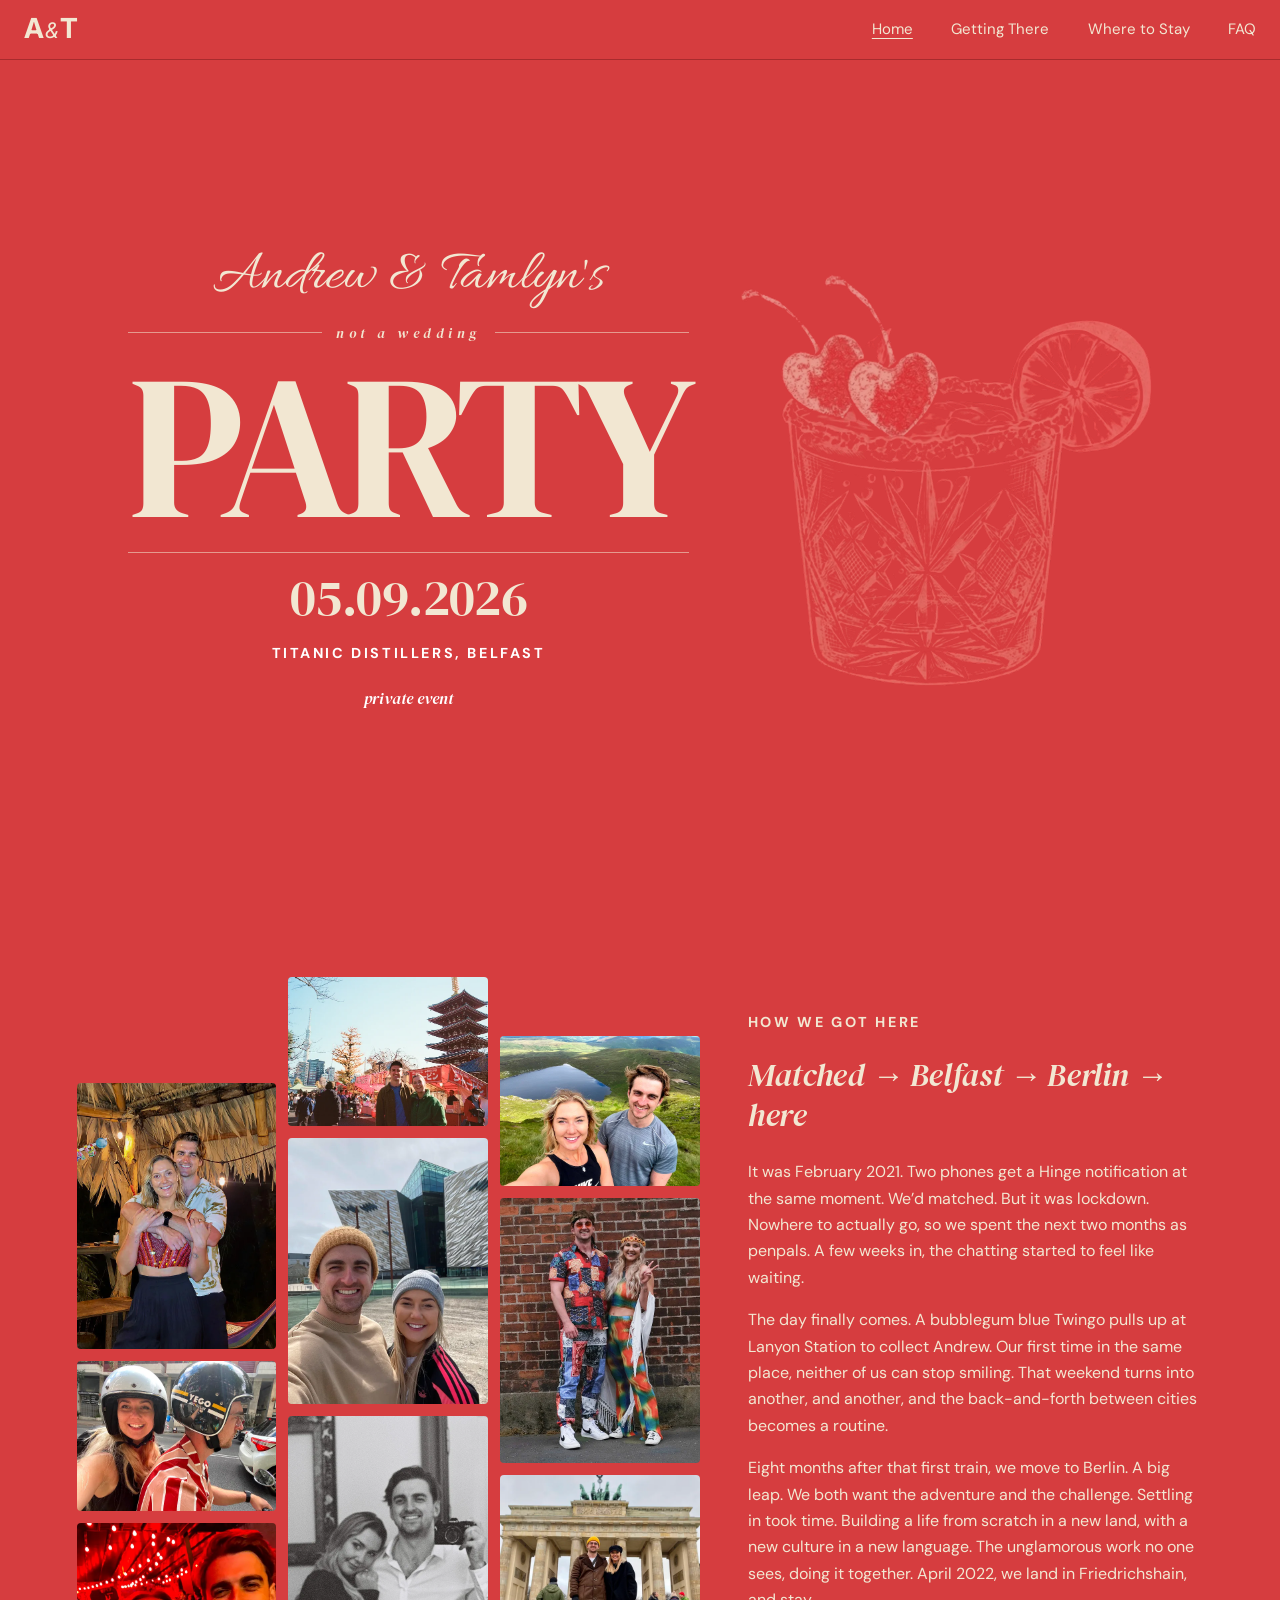
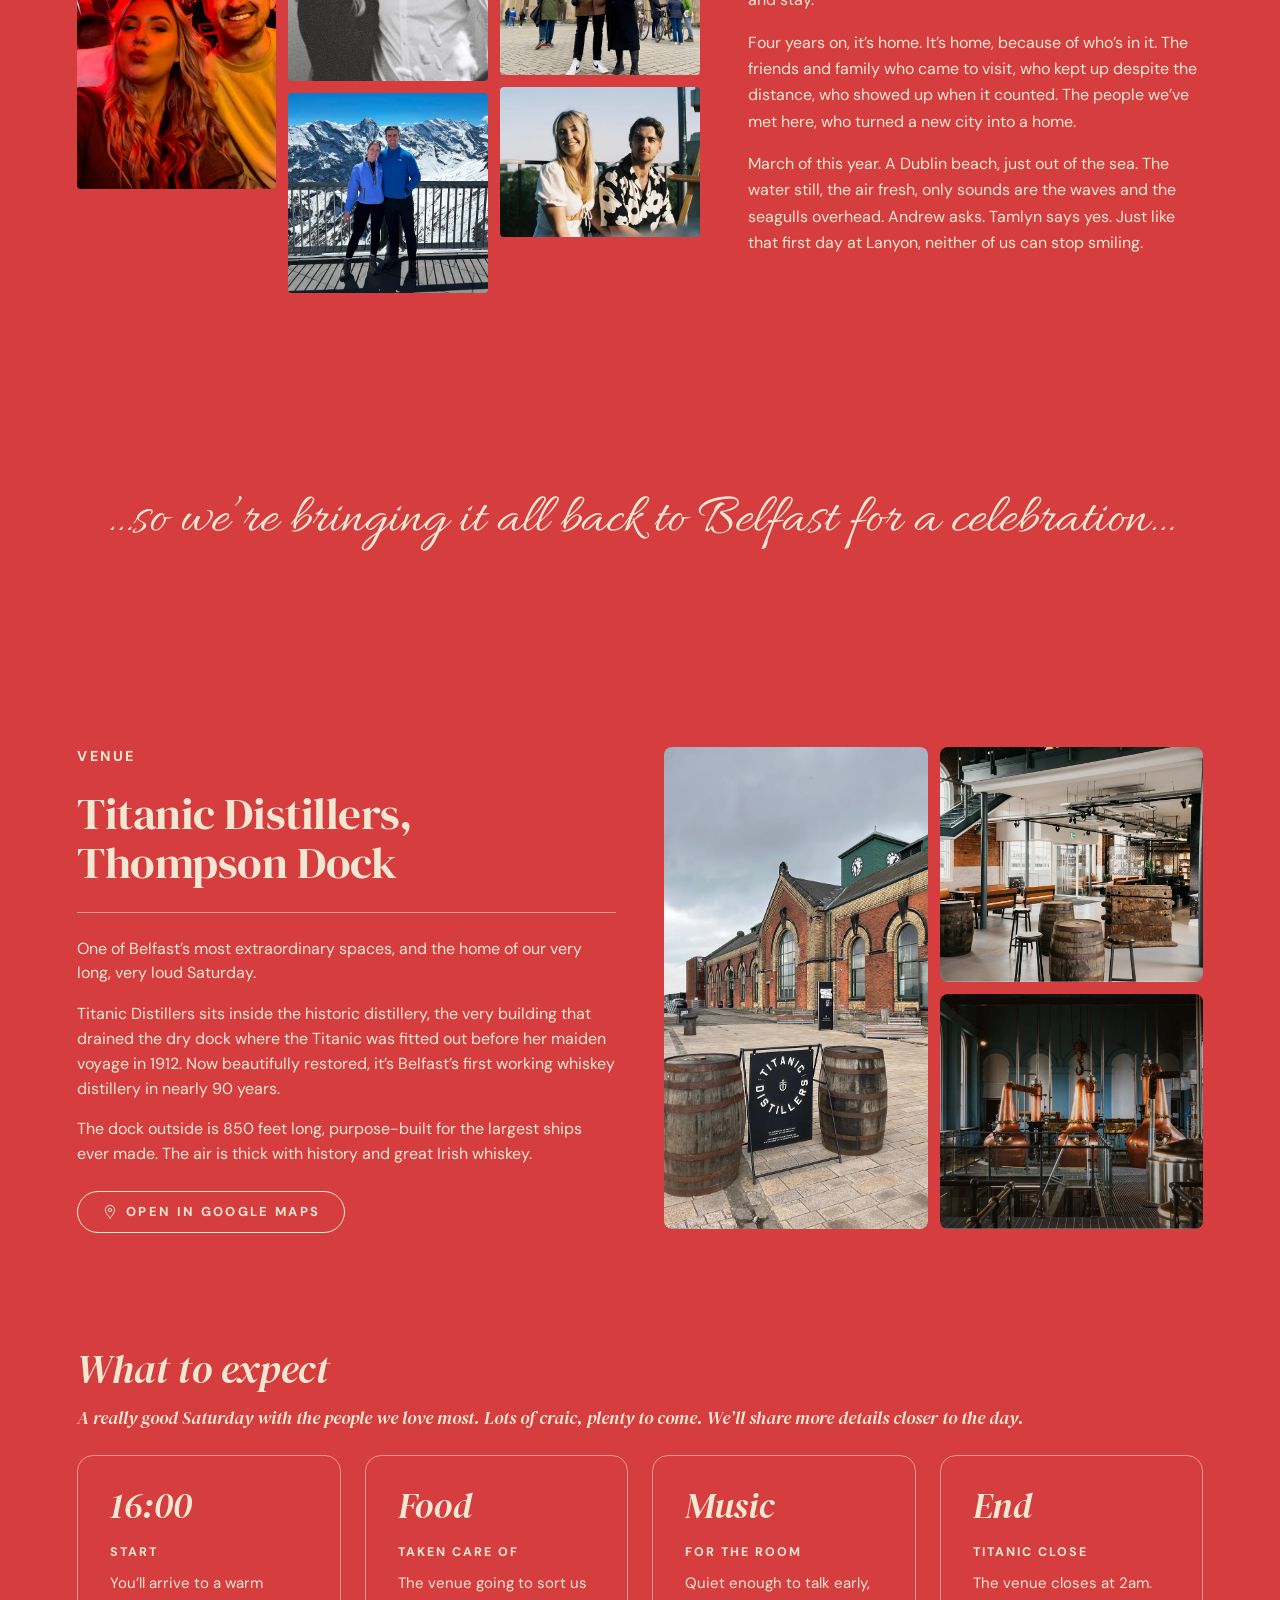
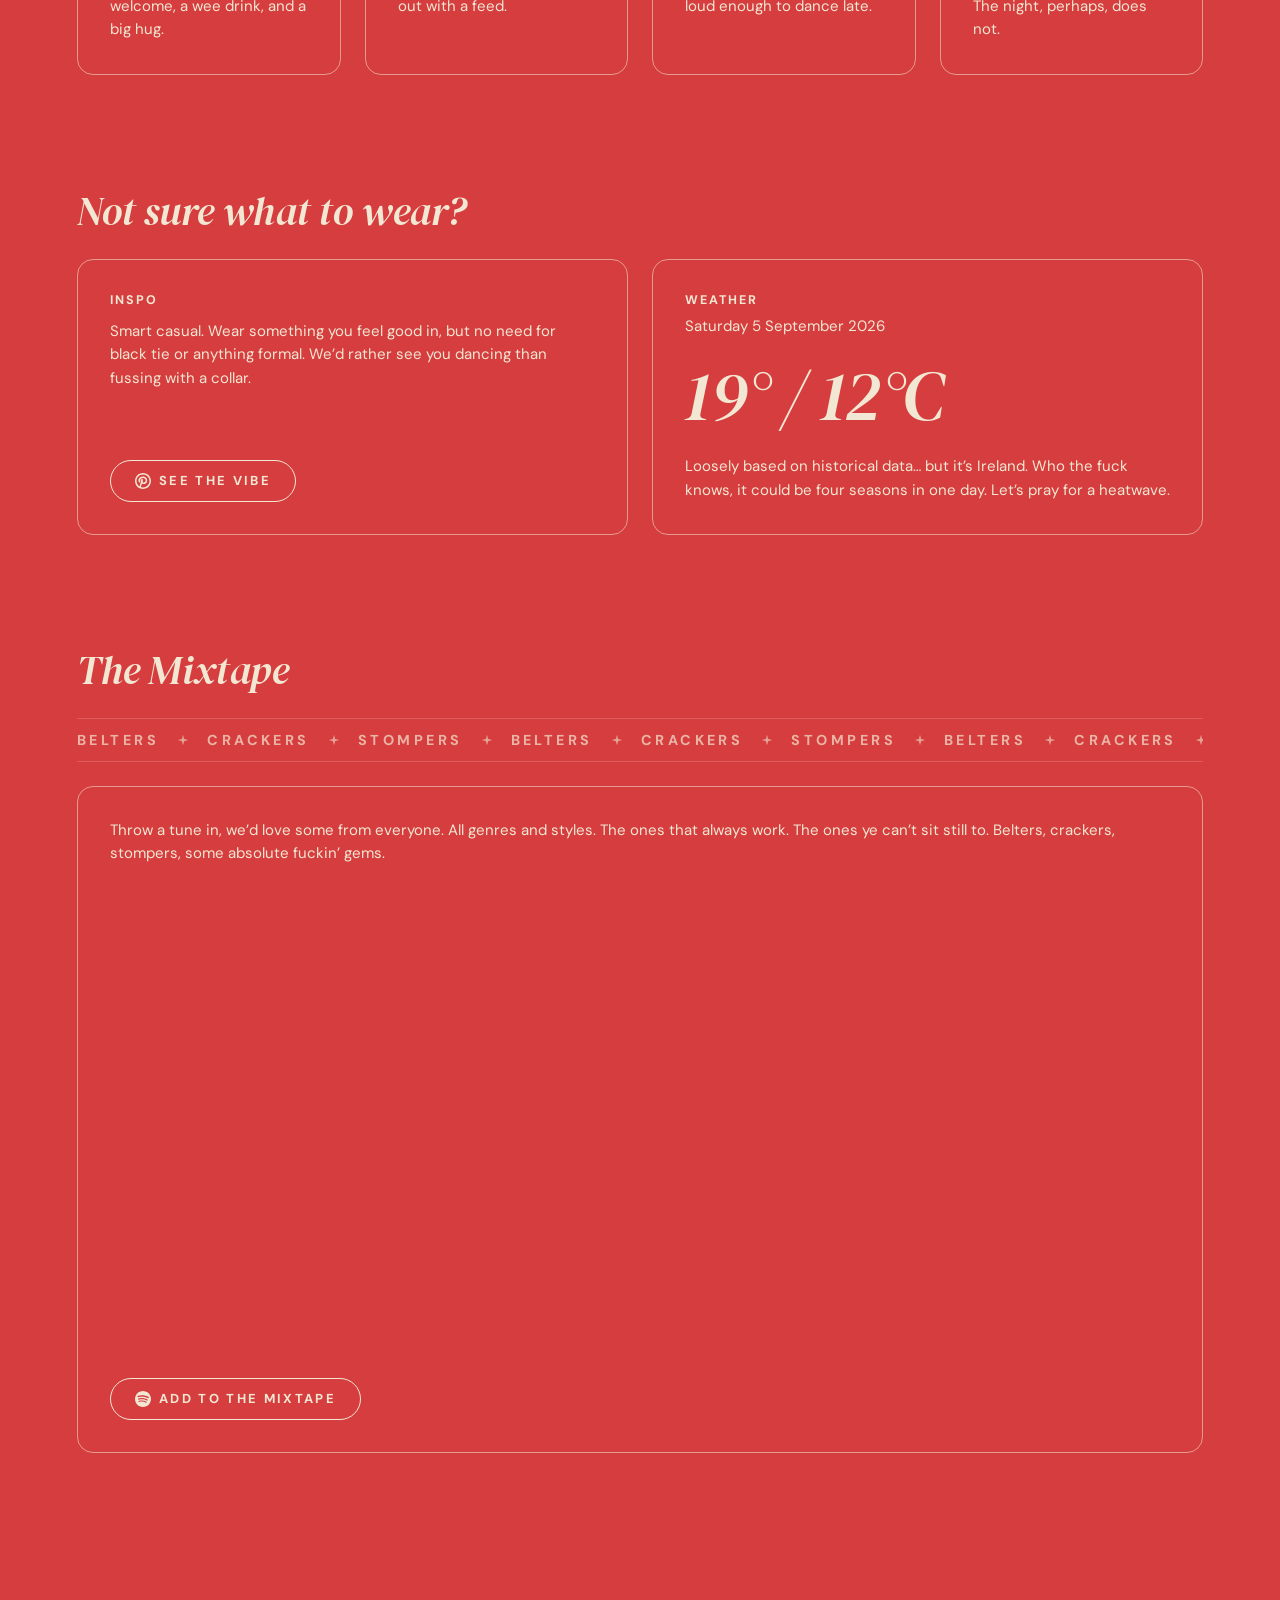
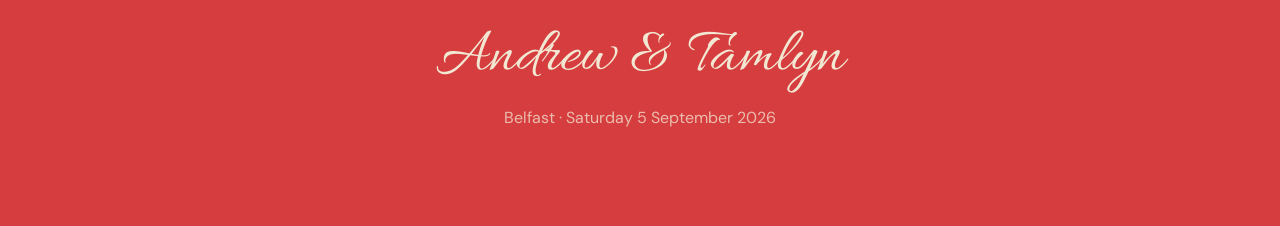
<file: index.html>
<!DOCTYPE html>
<html lang="en">
<head>
  <meta charset="UTF-8" />
  <meta name="viewport" content="width=device-width, initial-scale=1.0" />
  <title>Andrew &amp; Tamlyn's Party — 05.09.2026, Belfast</title>
  <meta name="description" content="Andrew &amp; Tamlyn's Party. 5 September 2026 — Titanic Distillers, Belfast. Private event." />
  <meta name="robots" content="noindex, nofollow" />
  <meta name="google-site-verification" content="z_ZgE63QLEu7QgHpGonR3bzuxLoYmnYQZroUifVyF2Y" />
  <meta property="og:type" content="website" />
  <meta property="og:site_name" content="Andrew &amp; Tamlyn's Party" />
  <meta property="og:title" content="Andrew &amp; Tamlyn's Party" />
  <meta property="og:description" content="Saturday 5 September 2026 · Titanic Distillers, Belfast. Private event." />
  <meta property="og:url" content="https://andrewandtamlyn.party/" />
  <meta property="og:image" content="https://andrewandtamlyn.party/images/og-card.png" />
  <meta property="og:image:width" content="1200" />
  <meta property="og:image:height" content="630" />
  <meta name="twitter:card" content="summary_large_image" />
  <meta name="twitter:title" content="Andrew &amp; Tamlyn's Party" />
  <meta name="twitter:description" content="Saturday 5 September 2026 · Titanic Distillers, Belfast." />
  <meta name="twitter:image" content="https://andrewandtamlyn.party/images/og-card.png" />
  <link rel="preconnect" href="https://fonts.googleapis.com" />
  <link rel="preconnect" href="https://fonts.gstatic.com" crossorigin />
  <link rel="stylesheet" href="https://fonts.googleapis.com/css2?family=Allura&family=DM+Sans:ital,wght@0,400;0,700;1,400&family=DM+Serif+Display:ital@0;1&family=Inter:ital,wght@0,400;0,700;1,400&display=swap" />
  <link rel="stylesheet" href="styles.css" />
  <link rel="icon" type="image/png" sizes="32x32" href="images/favicon/favicon-32x32.png" />
  <link rel="icon" type="image/png" sizes="16x16" href="images/favicon/favicon-16x16.png" />
  <link rel="apple-touch-icon" sizes="180x180" href="images/favicon/apple-touch-icon.png" />
  <meta name="theme-color" content="#d63d3f" />
  <link rel="preload" as="image" href="images/whiskeyglass.webp" type="image/webp" fetchpriority="high" />
  <script>document.documentElement.classList.add('has-js');</script>
</head>
<body>
  <header class="site-header" aria-label="Site header">
    <a class="logo" href="#top" aria-label="Andrew and Tamlyn">
      <span class="logo-a">A</span><span class="logo-amp">&amp;</span><span class="logo-t">T</span>
    </a>
    <button
      class="nav-toggle"
      type="button"
      aria-label="Open menu"
      aria-expanded="false"
      aria-controls="site-nav"
    >
      <span class="nav-toggle-line"></span>
      <span class="nav-toggle-line"></span>
      <span class="nav-toggle-line"></span>
    </button>
    <nav class="site-nav" id="site-nav" aria-label="Primary">
      <a class="nav-link is-active" href="index.html" aria-current="page">Home</a>
      <a class="nav-link" href="getting-there.html">Getting There</a>
      <a class="nav-link" href="where-to-stay.html">Where to Stay</a>
      <a class="nav-link" href="faq.html">FAQ</a>
    </nav>
  </header>

  <section class="hero" id="top">
    <div class="hero-inner">
      <div class="event-details">
        <p class="hosts">Andrew &amp; Tamlyn's</p>
        <div class="party-block">
          <p class="event-tagline">not a wedding</p>
          <h1 class="event-name">Party</h1>
          <hr class="divider" />
        </div>
        <p class="event-date">05.09.2026</p>
        <p class="event-location">Titanic Distillers, Belfast</p>
        <p class="event-type">private event</p>
      </div>
      <div class="hero-image">
        <img
          src="images/whiskeyglass.webp"
          alt=""
          width="1586"
          height="1584"
          fetchpriority="high"
          decoding="async"
        />
      </div>
    </div>
  </section>

  <section class="gallery-story reveal" id="story">
    <div class="gs-inner">
      <div class="gallery" aria-label="Photo gallery">
        <div class="g-col g-col-1">
          <figure class="photo"><img loading="lazy" decoding="async" src="images/beach-hut.webp" alt="" /></figure>
          <figure class="photo"><img loading="lazy" decoding="async" src="images/motorbike.webp" alt="" /></figure>
          <figure class="photo"><img loading="lazy" decoding="async" src="images/red-lights.webp" alt="" /></figure>
        </div>
        <div class="g-col g-col-2">
          <figure class="photo"><img loading="lazy" decoding="async" src="images/tokyo.webp" alt="" /></figure>
          <figure class="photo"><img loading="lazy" decoding="async" src="images/titanic-belfast.webp" alt="" /></figure>
          <figure class="photo"><img loading="lazy" decoding="async" src="images/film-bw.webp" alt="" /></figure>
          <figure class="photo"><img loading="lazy" decoding="async" src="images/switzerland.webp" alt="" /></figure>
        </div>
        <div class="g-col g-col-3">
          <figure class="photo"><img loading="lazy" decoding="async" src="images/glendalough.webp" alt="" /></figure>
          <figure class="photo"><img loading="lazy" decoding="async" src="images/festival.webp" alt="" /></figure>
          <figure class="photo"><img loading="lazy" decoding="async" src="images/brandenburg.webp" alt="" /></figure>
          <figure class="photo"><img loading="lazy" decoding="async" src="images/berlin-rooftop.webp" alt="" /></figure>
        </div>
      </div>

      <div class="gallery-mobile" aria-hidden="true">
        <div class="m-col m-col-left">
          <figure class="photo"><img loading="lazy" decoding="async" src="images/beach-hut.webp" alt="" /></figure>
          <figure class="photo"><img loading="lazy" decoding="async" src="images/motorbike.webp" alt="" /></figure>
          <figure class="photo"><img loading="lazy" decoding="async" src="images/red-lights.webp" alt="" /></figure>
          <figure class="photo"><img loading="lazy" decoding="async" src="images/tokyo.webp" alt="" /></figure>
          <figure class="photo"><img loading="lazy" decoding="async" src="images/titanic-belfast.webp" alt="" /></figure>
        </div>
        <div class="m-col m-col-right">
          <figure class="photo"><img loading="lazy" decoding="async" src="images/film-bw.webp" alt="" /></figure>
          <figure class="photo"><img loading="lazy" decoding="async" src="images/switzerland.webp" alt="" /></figure>
          <figure class="photo"><img loading="lazy" decoding="async" src="images/glendalough.webp" alt="" /></figure>
          <figure class="photo"><img loading="lazy" decoding="async" src="images/festival.webp" alt="" /></figure>
          <figure class="photo"><img loading="lazy" decoding="async" src="images/brandenburg.webp" alt="" /></figure>
          <figure class="photo"><img loading="lazy" decoding="async" src="images/berlin-rooftop.webp" alt="" /></figure>
        </div>
      </div>

      <div class="story" id="story-content">
        <p class="story-label">How we got here</p>
        <h2 class="story-summary">Matched &rarr; Belfast &rarr; Berlin &rarr; here</h2>
        <div class="story-content">
          <p>It was February 2021. Two phones get a Hinge notification at the same moment. We&rsquo;d matched. But it was lockdown. Nowhere to actually go, so we spent the next two months as penpals. A few weeks in, the chatting started to feel like waiting.</p>
          <p>The day finally comes. A bubblegum blue Twingo pulls up at Lanyon Station to collect Andrew. Our first time in the same place, neither of us can stop smiling. That weekend turns into another, and another, and the back-and-forth between cities becomes a routine.</p>
          <p>Eight months after that first train, we move to Berlin. A big leap. We both want the adventure and the challenge. Settling in took time. Building a life from scratch in a new land, with a new culture in a new language. The unglamorous work no one sees, doing it together. April 2022, we land in Friedrichshain, and stay.</p>
          <p>Four years on, it&rsquo;s home. It&rsquo;s home, because of who&rsquo;s in it. The friends and family who came to visit, who kept up despite the distance, who showed up when it counted. The people we&rsquo;ve met here, who turned a new city into a home.</p>
          <p>March of this year. A Dublin beach, just out of the sea. The water still, the air fresh, only sounds are the waves and the seagulls overhead. Andrew asks. Tamlyn says yes. Just like that first day at Lanyon, neither of us can stop smiling.</p>
        </div>
      </div>
    </div>
  </section>

  <section class="bridge reveal" aria-label="Transition">
    <p class="bridge-text">&hellip;so we&rsquo;re bringing it all back to Belfast for a celebration&hellip;</p>
  </section>

  <section class="party-details" id="details">
    <div class="pd-inner">

      <!-- Venue Block -->
      <div class="venue-block reveal">
        <div class="venue-info">
          <p class="block-label">Venue</p>
          <h2 class="venue-title">Titanic Distillers,<br />Thompson Dock</h2>
          <hr class="divider venue-divider" />
          <div class="venue-description">
            <p>One of Belfast&rsquo;s most extraordinary spaces, and the home of our very long, very loud Saturday.</p>
            <p>Titanic Distillers sits inside the historic distillery, the very building that drained the dry dock where the Titanic was fitted out before her maiden voyage in 1912. Now beautifully restored, it&rsquo;s Belfast&rsquo;s first working whiskey distillery in nearly 90 years.</p>
            <p>The dock outside is 850 feet long, purpose-built for the largest ships ever made. The air is thick with history and great Irish whiskey.</p>
          </div>
          <a
            class="pill"
            href="https://maps.app.goo.gl/yZyygfyBG68Wpchn9"
            target="_blank"
            rel="noopener noreferrer"
            aria-label="Open Titanic Distillers location in Google Maps"
          >
            <svg class="pill-icon" viewBox="0 0 24 24" fill="none" stroke="currentColor" stroke-width="1.5" stroke-linecap="round" stroke-linejoin="round" aria-hidden="true" focusable="false">
              <path d="M12 21s-7-7.5-7-12a7 7 0 1 1 14 0c0 4.5-7 12-7 12z" />
              <circle cx="12" cy="9" r="2.5" />
            </svg>
            <span>Open in Google Maps</span>
          </a>
        </div>
        <div class="venue-images">
          <figure class="venue-image venue-image-main">
            <img loading="lazy" decoding="async" src="images/venue-exterior.webp" alt="Titanic Distillers exterior with whiskey barrels" />
          </figure>
          <div class="venue-image-column">
            <figure class="venue-image"><img loading="lazy" decoding="async" src="images/venue-bar.webp" alt="Titanic Distillers interior bar and seating" /></figure>
            <figure class="venue-image"><img loading="lazy" decoding="async" src="images/venue-stills.webp" alt="Titanic Distillers copper stills" /></figure>
          </div>
        </div>
      </div>

      <!-- Schedule -->
      <div class="schedule-block reveal">
        <div class="block-intro">
          <h2 class="block-headline">What to expect</h2>
          <p class="block-summary">A really good Saturday with the people we love most. Lots of craic, plenty to come. We&rsquo;ll share more details closer to the day.</p>
        </div>
        <div class="schedule-grid">
          <article class="card schedule-card">
            <h3 class="schedule-time">16:00</h3>
            <p class="card-label">Start</p>
            <p class="card-body">You&rsquo;ll arrive to a warm welcome, a wee drink, and a big hug.</p>
          </article>
          <article class="card schedule-card">
            <h3 class="schedule-time">Food</h3>
            <p class="card-label">Taken care of</p>
            <p class="card-body">The venue going to sort us out with a feed.</p>
          </article>
          <article class="card schedule-card">
            <h3 class="schedule-time">Music</h3>
            <p class="card-label">For the room</p>
            <p class="card-body">Quiet enough to talk early, loud enough to dance late.</p>
          </article>
          <article class="card schedule-card">
            <h3 class="schedule-time">End</h3>
            <p class="card-label">Titanic close</p>
            <p class="card-body">The venue closes at 2am. The night, perhaps, does not.</p>
          </article>
        </div>
      </div>

      <!-- What to wear -->
      <div class="wear-block reveal">
        <div class="block-intro">
          <h2 class="block-headline">Not sure what to wear?</h2>
        </div>
        <div class="ftd-grid">
          <article class="card info-card">
            <p class="card-label">Inspo</p>
            <p class="card-body">Smart casual. Wear something you feel good in, but no need for black tie or anything formal. We&rsquo;d rather see you dancing than fussing with a collar.</p>
            <a
              class="pill"
              href="https://pin.it/39ZUrEt16"
              target="_blank"
              rel="noopener noreferrer"
              aria-label="See the vibe — outfit inspiration"
            >
              <img class="pill-icon" src="images/pinterest.svg" alt="" />
              <span>See the vibe</span>
            </a>
          </article>
          <article class="card info-card weather-card">
            <p class="card-label">Weather</p>
            <p class="weather-date">Saturday 5 September 2026</p>
            <p class="weather-temp">19&deg; / 12&deg;C</p>
            <p class="card-body">Loosely based on historical data&hellip; but it&rsquo;s Ireland. Who the fuck knows, it could be four seasons in one day. Let&rsquo;s pray for a heatwave.</p>
          </article>
        </div>
      </div>

      <!-- The Mixtape -->
      <div class="mixtape-block reveal">
        <div class="block-intro">
          <h2 class="block-headline">The Mixtape</h2>
        </div>
        <div class="mixtape-marquee" aria-hidden="true">
          <div class="mixtape-marquee-track">
            <div class="mixtape-marquee-group">
              <span>belters</span>
              <svg class="mixtape-marquee-sep" viewBox="0 0 16 16" aria-hidden="true" focusable="false"><path d="M8 1 L9.5 6.5 L15 8 L9.5 9.5 L8 15 L6.5 9.5 L1 8 L6.5 6.5 Z" fill="currentColor" /></svg>
              <span>crackers</span>
              <svg class="mixtape-marquee-sep" viewBox="0 0 16 16" aria-hidden="true" focusable="false"><path d="M8 1 L9.5 6.5 L15 8 L9.5 9.5 L8 15 L6.5 9.5 L1 8 L6.5 6.5 Z" fill="currentColor" /></svg>
              <span>stompers</span>
              <svg class="mixtape-marquee-sep" viewBox="0 0 16 16" aria-hidden="true" focusable="false"><path d="M8 1 L9.5 6.5 L15 8 L9.5 9.5 L8 15 L6.5 9.5 L1 8 L6.5 6.5 Z" fill="currentColor" /></svg>
              <span>belters</span>
              <svg class="mixtape-marquee-sep" viewBox="0 0 16 16" aria-hidden="true" focusable="false"><path d="M8 1 L9.5 6.5 L15 8 L9.5 9.5 L8 15 L6.5 9.5 L1 8 L6.5 6.5 Z" fill="currentColor" /></svg>
              <span>crackers</span>
              <svg class="mixtape-marquee-sep" viewBox="0 0 16 16" aria-hidden="true" focusable="false"><path d="M8 1 L9.5 6.5 L15 8 L9.5 9.5 L8 15 L6.5 9.5 L1 8 L6.5 6.5 Z" fill="currentColor" /></svg>
              <span>stompers</span>
              <svg class="mixtape-marquee-sep" viewBox="0 0 16 16" aria-hidden="true" focusable="false"><path d="M8 1 L9.5 6.5 L15 8 L9.5 9.5 L8 15 L6.5 9.5 L1 8 L6.5 6.5 Z" fill="currentColor" /></svg>
              <span>belters</span>
              <svg class="mixtape-marquee-sep" viewBox="0 0 16 16" aria-hidden="true" focusable="false"><path d="M8 1 L9.5 6.5 L15 8 L9.5 9.5 L8 15 L6.5 9.5 L1 8 L6.5 6.5 Z" fill="currentColor" /></svg>
              <span>crackers</span>
              <svg class="mixtape-marquee-sep" viewBox="0 0 16 16" aria-hidden="true" focusable="false"><path d="M8 1 L9.5 6.5 L15 8 L9.5 9.5 L8 15 L6.5 9.5 L1 8 L6.5 6.5 Z" fill="currentColor" /></svg>
              <span>stompers</span>
              <svg class="mixtape-marquee-sep" viewBox="0 0 16 16" aria-hidden="true" focusable="false"><path d="M8 1 L9.5 6.5 L15 8 L9.5 9.5 L8 15 L6.5 9.5 L1 8 L6.5 6.5 Z" fill="currentColor" /></svg>
            </div>
            <div class="mixtape-marquee-group">
              <span>belters</span>
              <svg class="mixtape-marquee-sep" viewBox="0 0 16 16" aria-hidden="true" focusable="false"><path d="M8 1 L9.5 6.5 L15 8 L9.5 9.5 L8 15 L6.5 9.5 L1 8 L6.5 6.5 Z" fill="currentColor" /></svg>
              <span>crackers</span>
              <svg class="mixtape-marquee-sep" viewBox="0 0 16 16" aria-hidden="true" focusable="false"><path d="M8 1 L9.5 6.5 L15 8 L9.5 9.5 L8 15 L6.5 9.5 L1 8 L6.5 6.5 Z" fill="currentColor" /></svg>
              <span>stompers</span>
              <svg class="mixtape-marquee-sep" viewBox="0 0 16 16" aria-hidden="true" focusable="false"><path d="M8 1 L9.5 6.5 L15 8 L9.5 9.5 L8 15 L6.5 9.5 L1 8 L6.5 6.5 Z" fill="currentColor" /></svg>
              <span>belters</span>
              <svg class="mixtape-marquee-sep" viewBox="0 0 16 16" aria-hidden="true" focusable="false"><path d="M8 1 L9.5 6.5 L15 8 L9.5 9.5 L8 15 L6.5 9.5 L1 8 L6.5 6.5 Z" fill="currentColor" /></svg>
              <span>crackers</span>
              <svg class="mixtape-marquee-sep" viewBox="0 0 16 16" aria-hidden="true" focusable="false"><path d="M8 1 L9.5 6.5 L15 8 L9.5 9.5 L8 15 L6.5 9.5 L1 8 L6.5 6.5 Z" fill="currentColor" /></svg>
              <span>stompers</span>
              <svg class="mixtape-marquee-sep" viewBox="0 0 16 16" aria-hidden="true" focusable="false"><path d="M8 1 L9.5 6.5 L15 8 L9.5 9.5 L8 15 L6.5 9.5 L1 8 L6.5 6.5 Z" fill="currentColor" /></svg>
              <span>belters</span>
              <svg class="mixtape-marquee-sep" viewBox="0 0 16 16" aria-hidden="true" focusable="false"><path d="M8 1 L9.5 6.5 L15 8 L9.5 9.5 L8 15 L6.5 9.5 L1 8 L6.5 6.5 Z" fill="currentColor" /></svg>
              <span>crackers</span>
              <svg class="mixtape-marquee-sep" viewBox="0 0 16 16" aria-hidden="true" focusable="false"><path d="M8 1 L9.5 6.5 L15 8 L9.5 9.5 L8 15 L6.5 9.5 L1 8 L6.5 6.5 Z" fill="currentColor" /></svg>
              <span>stompers</span>
              <svg class="mixtape-marquee-sep" viewBox="0 0 16 16" aria-hidden="true" focusable="false"><path d="M8 1 L9.5 6.5 L15 8 L9.5 9.5 L8 15 L6.5 9.5 L1 8 L6.5 6.5 Z" fill="currentColor" /></svg>
            </div>
          </div>
        </div>
        <article class="card mixtape-card">
          <p class="card-body">Throw a tune in, we&rsquo;d love some from everyone. All genres and styles. The ones that always work. The ones ye can&rsquo;t sit still to. Belters, crackers, stompers, some absolute fuckin&rsquo; gems.</p>
          <div class="mixtape-embed">
            <iframe
              src="https://open.spotify.com/embed/playlist/0DFSZC6Zb2X7jCf8nAMXD9?utm_source=generator"
              width="100%"
              height="456"
              frameborder="0"
              loading="lazy"
              allow="autoplay; clipboard-write; encrypted-media; fullscreen; picture-in-picture"
              title="Spotify playlist preview"
            ></iframe>
          </div>
          <a
            class="pill"
            href="https://open.spotify.com/playlist/0DFSZC6Zb2X7jCf8nAMXD9?si=31723dfa81974502&amp;pt=ac83b7c87f5c9969225af1794e99222c"
            target="_blank"
            rel="noopener noreferrer"
            aria-label="Open the collaborative Spotify playlist"
          >
            <svg class="pill-icon" viewBox="0 0 24 24" fill="currentColor" aria-hidden="true" focusable="false">
              <path d="M12 0C5.4 0 0 5.4 0 12s5.4 12 12 12 12-5.4 12-12S18.66 0 12 0zm5.521 17.34c-.24.359-.66.48-1.021.24-2.82-1.74-6.36-2.101-10.561-1.141-.418.122-.84-.179-.959-.6-.12-.421.18-.84.6-.96 4.56-1.021 8.52-.6 11.64 1.32.42.18.479.659.301 1.141zm1.44-3.3c-.301.42-.841.6-1.262.3-3.239-1.98-8.159-2.58-11.939-1.38-.479.12-1.02-.12-1.14-.6-.12-.48.12-1.021.6-1.141C9.6 9.9 15 10.561 18.72 12.84c.361.181.54.78.241 1.2zm.12-3.36C15.24 8.4 8.82 8.16 5.16 9.301c-.6.179-1.2-.181-1.38-.721-.18-.601.18-1.2.72-1.381 4.26-1.26 11.28-1.02 15.721 1.621.539.3.719 1.02.42 1.56-.299.421-1.02.599-1.559.3z" />
            </svg>
            <span>Add to the mixtape</span>
          </a>
        </article>
      </div>

    </div>
  </section>

  <footer class="site-footer">
    <div class="footer-inner">
      <p class="footer-couple">Andrew &amp; Tamlyn</p>
      <p class="footer-meta">Belfast &middot; Saturday 5 September 2026</p>
    </div>
  </footer>

  <script>
    (function () {
      var toggle = document.querySelector('.nav-toggle');
      var nav = document.getElementById('site-nav');
      if (!toggle || !nav) return;

      function setOpen(open) {
        toggle.setAttribute('aria-expanded', String(open));
        toggle.setAttribute('aria-label', open ? 'Close menu' : 'Open menu');
      }

      toggle.addEventListener('click', function () {
        setOpen(toggle.getAttribute('aria-expanded') !== 'true');
      });

      nav.querySelectorAll('.nav-link').forEach(function (link) {
        link.addEventListener('click', function () { setOpen(false); });
      });

      document.addEventListener('keydown', function (e) {
        if (e.key === 'Escape') setOpen(false);
      });
    })();

    (function () {
      // Fade content images in as each one loads.
      var images = document.querySelectorAll('.photo img, .venue-image img');
      images.forEach(function (img) {
        if (img.complete && img.naturalHeight !== 0) {
          img.classList.add('is-loaded');
        } else {
          img.addEventListener('load', function () { img.classList.add('is-loaded'); });
          img.addEventListener('error', function () { img.classList.add('is-loaded'); });
        }
      });

      // Reveal-on-scroll for sections marked with .reveal.
      var reveals = document.querySelectorAll('.reveal');
      if (!reveals.length) return;
      if (!('IntersectionObserver' in window)) {
        reveals.forEach(function (el) { el.classList.add('is-revealed'); });
        return;
      }
      var observer = new IntersectionObserver(function (entries) {
        entries.forEach(function (entry) {
          if (entry.isIntersecting) {
            entry.target.classList.add('is-revealed');
            observer.unobserve(entry.target);
          }
        });
      }, { threshold: 0.12, rootMargin: '0px 0px -8% 0px' });
      reveals.forEach(function (el) { observer.observe(el); });
    })();

    (function () {
      // Sparkle burst when the user clicks "Add to the mixtape".
      var pill = document.querySelector('.mixtape-card .pill');
      if (!pill) return;
      var reduce = window.matchMedia && window.matchMedia('(prefers-reduced-motion: reduce)').matches;
      if (reduce) return;

      pill.addEventListener('click', function () {
        var rect = pill.getBoundingClientRect();
        var cx = rect.left + rect.width / 2;
        var cy = rect.top + rect.height / 2;
        var count = 9;
        for (var i = 0; i < count; i++) {
          var s = document.createElement('span');
          s.className = 'mixtape-sparkle';
          var angle = (Math.PI * 2 / count) * i + (Math.random() - 0.5) * 0.4;
          var distance = 55 + Math.random() * 30;
          s.style.left = cx + 'px';
          s.style.top = cy + 'px';
          s.style.setProperty('--dx', Math.cos(angle) * distance + 'px');
          s.style.setProperty('--dy', Math.sin(angle) * distance + 'px');
          document.body.appendChild(s);
          var el = s;
          setTimeout(function (n) { return function () { n.remove(); }; }(el), 750);
        }
      });
    })();
  </script>
</body>
</html>
</file>
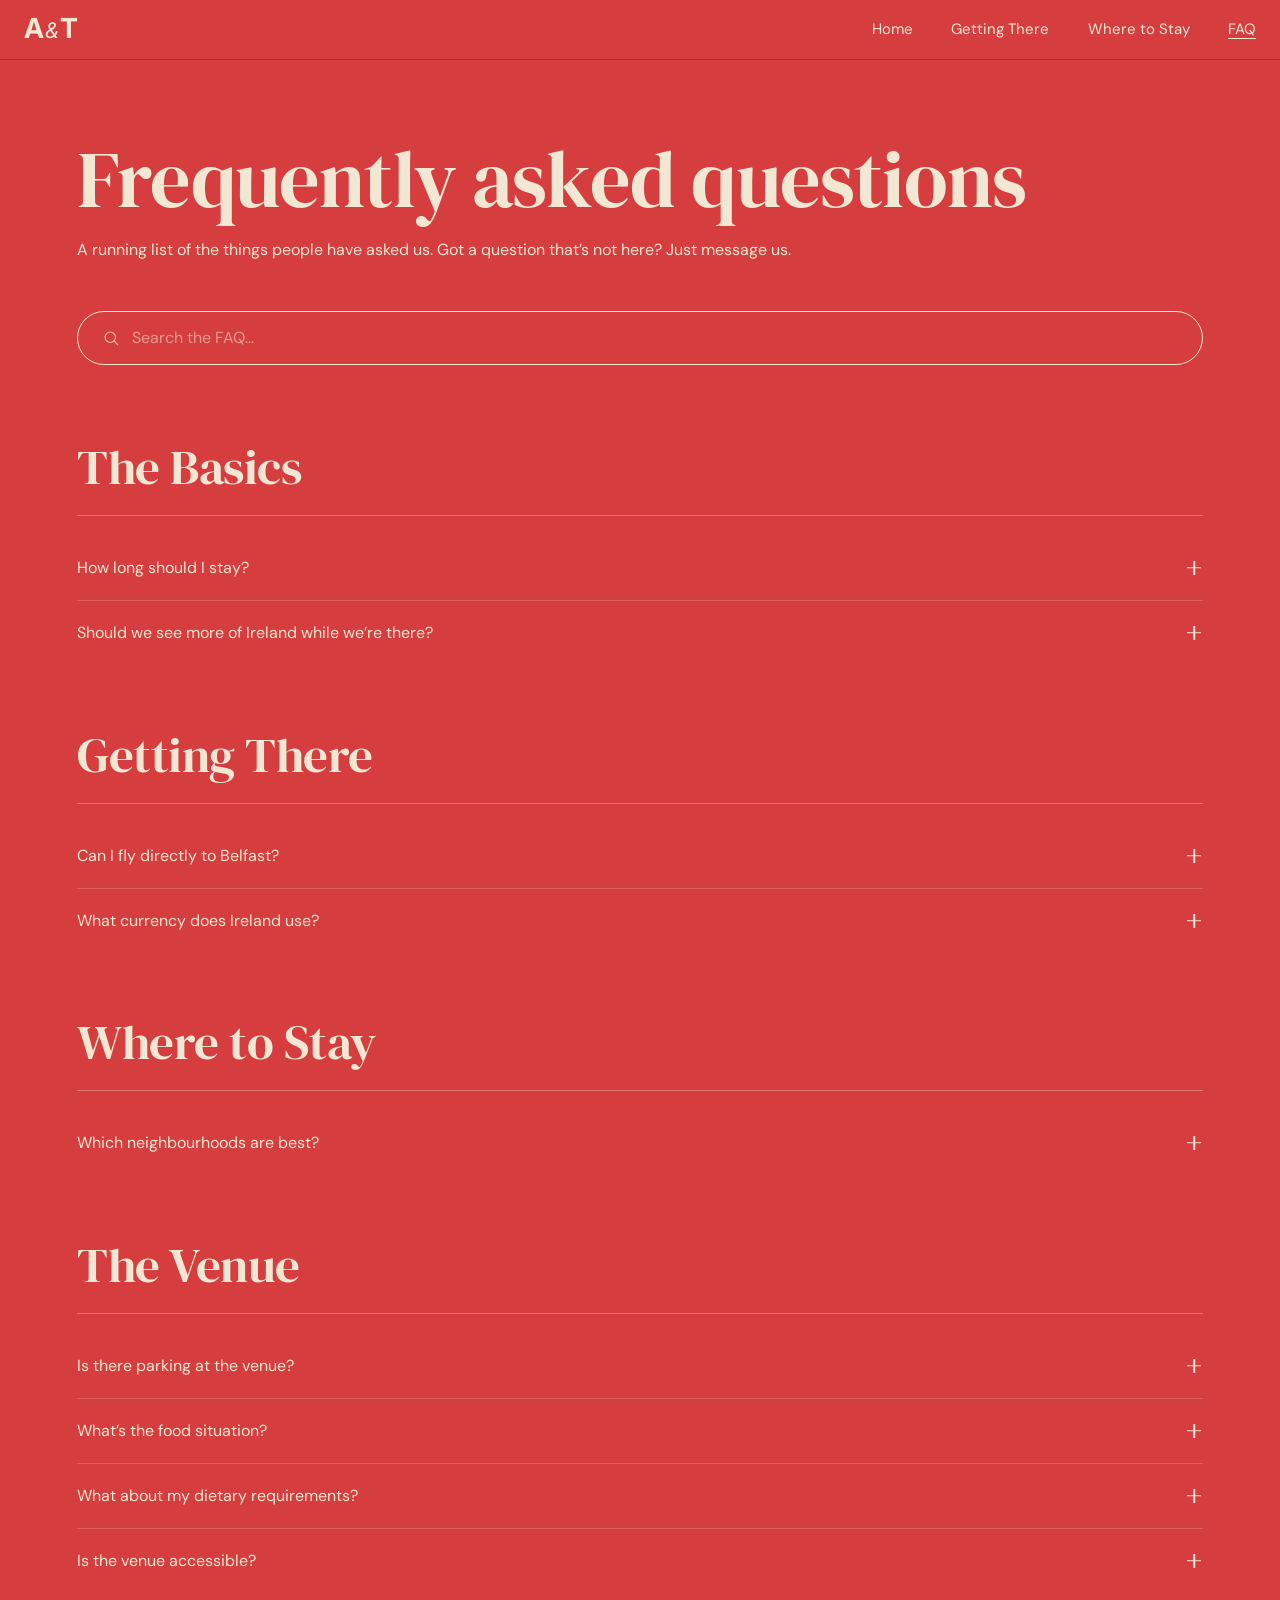
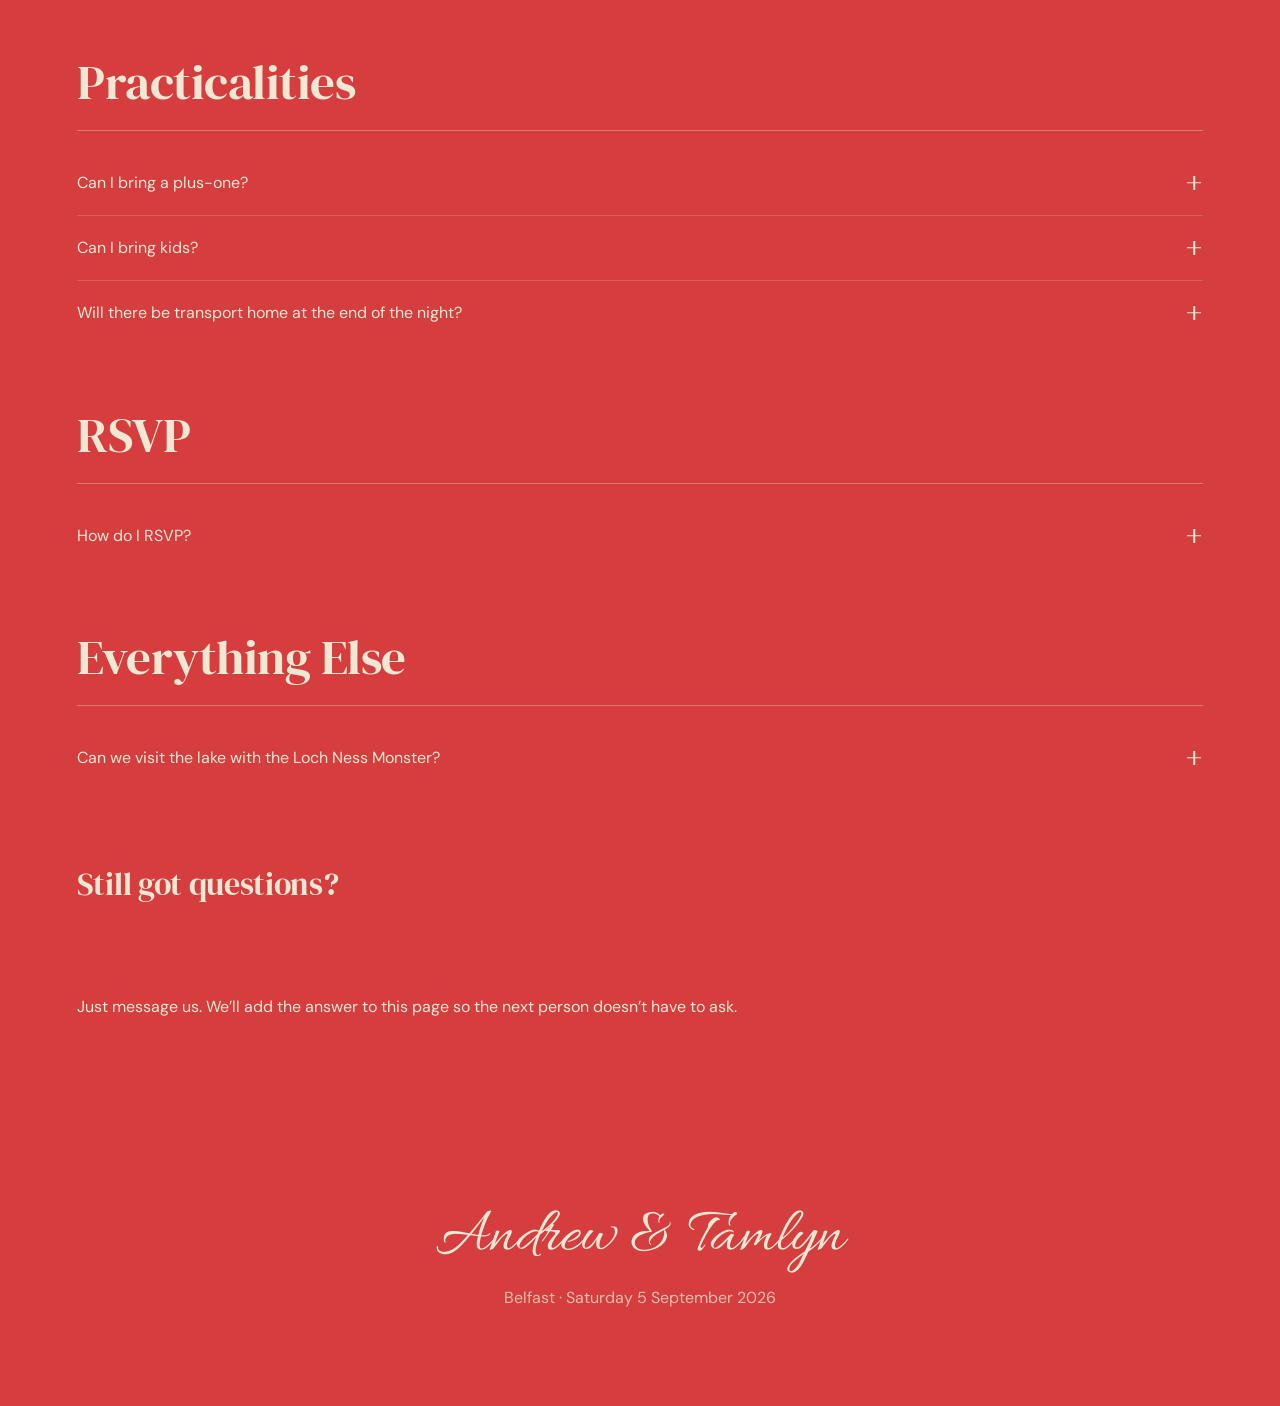
<file: faq.html>
<!DOCTYPE html>
<html lang="en">
<head>
  <meta charset="UTF-8" />
  <meta name="viewport" content="width=device-width, initial-scale=1.0" />
  <title>FAQ &mdash; Andrew &amp; Tamlyn's Party</title>
  <meta name="description" content="Frequently asked questions for Andrew &amp; Tamlyn's Party on 5 September 2026 in Belfast." />
  <meta name="robots" content="noindex, nofollow" />
  <meta name="google-site-verification" content="z_ZgE63QLEu7QgHpGonR3bzuxLoYmnYQZroUifVyF2Y" />
  <meta property="og:type" content="website" />
  <meta property="og:site_name" content="Andrew &amp; Tamlyn's Party" />
  <meta property="og:title" content="FAQ — Andrew &amp; Tamlyn's Party" />
  <meta property="og:description" content="Frequently asked questions for the 5 September 2026 party in Belfast." />
  <meta property="og:url" content="https://andrewandtamlyn.party/faq.html" />
  <meta property="og:image" content="https://andrewandtamlyn.party/images/og-card.png" />
  <meta property="og:image:width" content="1200" />
  <meta property="og:image:height" content="630" />
  <meta name="twitter:card" content="summary_large_image" />
  <meta name="twitter:title" content="FAQ — Andrew &amp; Tamlyn's Party" />
  <meta name="twitter:description" content="Frequently asked questions for the 5 September 2026 party in Belfast." />
  <meta name="twitter:image" content="https://andrewandtamlyn.party/images/og-card.png" />
  <link rel="preconnect" href="https://fonts.googleapis.com" />
  <link rel="preconnect" href="https://fonts.gstatic.com" crossorigin />
  <link rel="stylesheet" href="https://fonts.googleapis.com/css2?family=Allura&family=DM+Sans:ital,wght@0,400;0,700;1,400&family=DM+Serif+Display:ital@0;1&family=Inter:ital,wght@0,400;0,700;1,400&display=swap" />
  <link rel="stylesheet" href="styles.css" />
  <link rel="icon" type="image/png" sizes="32x32" href="images/favicon/favicon-32x32.png" />
  <link rel="icon" type="image/png" sizes="16x16" href="images/favicon/favicon-16x16.png" />
  <link rel="apple-touch-icon" sizes="180x180" href="images/favicon/apple-touch-icon.png" />
  <meta name="theme-color" content="#d63d3f" />
  <script>document.documentElement.classList.add('has-js');</script>
</head>
<body>
  <header class="site-header" aria-label="Site header">
    <a class="logo" href="index.html" aria-label="Andrew and Tamlyn">
      <span class="logo-a">A</span><span class="logo-amp">&amp;</span><span class="logo-t">T</span>
    </a>
    <button
      class="nav-toggle"
      type="button"
      aria-label="Open menu"
      aria-expanded="false"
      aria-controls="site-nav"
    >
      <span class="nav-toggle-line"></span>
      <span class="nav-toggle-line"></span>
      <span class="nav-toggle-line"></span>
    </button>
    <nav class="site-nav" id="site-nav" aria-label="Primary">
      <a class="nav-link" href="index.html">Home</a>
      <a class="nav-link" href="getting-there.html">Getting There</a>
      <a class="nav-link" href="where-to-stay.html">Where to Stay</a>
      <a class="nav-link is-active" href="faq.html" aria-current="page">FAQ</a>
    </nav>
  </header>

  <section class="faq" id="top">
    <div class="faq-inner">

      <header class="faq-header reveal">
        <div class="faq-title">
          <h1 class="page-title">Frequently asked questions</h1>
          <p class="faq-subtitle">A running list of the things people have asked us. Got a question that&rsquo;s not here? Just message us.</p>
        </div>
        <div class="faq-search" role="search">
          <svg class="faq-search-icon" viewBox="0 0 24 24" fill="none" stroke="currentColor" stroke-width="1.5" stroke-linecap="round" stroke-linejoin="round" aria-hidden="true" focusable="false">
            <circle cx="11" cy="11" r="7" />
            <path d="M21 21l-5-5" />
          </svg>
          <input id="faq-search-input" type="search" placeholder="Search the FAQ&hellip;" aria-label="Search the FAQ" autocomplete="off" />
        </div>
      </header>

      <div id="faq-empty" class="faq-empty" hidden>
        <h2 class="faq-empty-heading">Nothing matching that yet.</h2>
        <p class="faq-empty-body">Drop us a message and we&rsquo;ll add the answer here so the next person doesn&rsquo;t have to ask.</p>
        <button id="faq-clear-search" class="pill" type="button">Clear search</button>
      </div>

      <div class="faq-categories">

        <section class="faq-category reveal">
          <h2 class="section-title">The Basics</h2>
          <hr class="gt-divider" />
          <div class="faq-list">
            <details class="faq-item">
              <summary class="faq-q">
                <span class="faq-q-text">How long should I stay?</span>
                <span class="faq-q-icon" aria-hidden="true"></span>
              </summary>
              <div class="faq-a">
                <p>The party itself is one day, but there&rsquo;ll be a lot of people in the city for the weekend, so expect plenty of impromptu gatherings. Most people are making a long trip of it.</p>
              </div>
            </details>
            <details class="faq-item">
              <summary class="faq-q">
                <span class="faq-q-text">Should we see more of Ireland while we&rsquo;re there?</span>
                <span class="faq-q-icon" aria-hidden="true"></span>
              </summary>
              <div class="faq-a">
                <p>If you&rsquo;ve come this far, you&rsquo;d be mad not to. The island is small and easy to get around, the north coast (Causeway, Mournes, Glens) is on Belfast&rsquo;s doorstep. Kerry, Galway, and the west are all within a few hours. Happy to point you somewhere if you want a steer. If you&rsquo;re interested in a Google maps to help with locations of things, message Andrew to send it on.</p>
              </div>
            </details>
          </div>
        </section>

        <section class="faq-category reveal">
          <h2 class="section-title">Getting There</h2>
          <hr class="gt-divider" />
          <div class="faq-list">
            <details class="faq-item">
              <summary class="faq-q">
                <span class="faq-q-text">Can I fly directly to Belfast?</span>
                <span class="faq-q-icon" aria-hidden="true"></span>
              </summary>
              <div class="faq-a">
                <p>Yes, but it&rsquo;s not usually the easiest option. Flights into Belfast are often less direct and more expensive than into Dublin. Up to you which way you go.</p>
              </div>
            </details>
            <details class="faq-item">
              <summary class="faq-q">
                <span class="faq-q-text">What currency does Ireland use?</span>
                <span class="faq-q-icon" aria-hidden="true"></span>
              </summary>
              <div class="faq-a">
                <p>Euro, with Pound sterling in the North. Card is accepted almost everywhere.</p>
              </div>
            </details>
          </div>
        </section>

        <section class="faq-category reveal">
          <h2 class="section-title">Where to Stay</h2>
          <hr class="gt-divider" />
          <div class="faq-list">
            <details class="faq-item">
              <summary class="faq-q">
                <span class="faq-q-text">Which neighbourhoods are best?</span>
                <span class="faq-q-icon" aria-hidden="true"></span>
              </summary>
              <div class="faq-a">
                <p>Cathedral Quarter (the lively one), City Centre (the easy one), Titanic Quarter (the closest to the venue), or Botanic / Queen&rsquo;s Quarter (the quieter one). Full breakdown is on the Where to Stay page.</p>
              </div>
            </details>
          </div>
        </section>

        <section class="faq-category reveal">
          <h2 class="section-title">The Venue</h2>
          <hr class="gt-divider" />
          <div class="faq-list">
            <details class="faq-item">
              <summary class="faq-q">
                <span class="faq-q-text">Is there parking at the venue?</span>
                <span class="faq-q-icon" aria-hidden="true"></span>
              </summary>
              <div class="faq-a">
                <p>Yes, they are limited. There is plenty of options around Titanic that are free.</p>
              </div>
            </details>
            <details class="faq-item">
              <summary class="faq-q">
                <span class="faq-q-text">What&rsquo;s the food situation?</span>
                <span class="faq-q-icon" aria-hidden="true"></span>
              </summary>
              <div class="faq-a">
                <p>We&rsquo;re sorting food and drinks. Full details closer to the date.</p>
              </div>
            </details>
            <details class="faq-item">
              <summary class="faq-q">
                <span class="faq-q-text">What about my dietary requirements?</span>
                <span class="faq-q-icon" aria-hidden="true"></span>
              </summary>
              <div class="faq-a">
                <p>We&rsquo;ve got you covered, let us know the dietary requirement while RSVP&rsquo;ing.</p>
              </div>
            </details>
            <details class="faq-item">
              <summary class="faq-q">
                <span class="faq-q-text">Is the venue accessible?</span>
                <span class="faq-q-icon" aria-hidden="true"></span>
              </summary>
              <div class="faq-a">
                <p>Yes, Titanic Distillers is fully accessible. If you have any specific needs, just let us know in advance.</p>
              </div>
            </details>
          </div>
        </section>

        <section class="faq-category reveal">
          <h2 class="section-title">Practicalities</h2>
          <hr class="gt-divider" />
          <div class="faq-list">
            <details class="faq-item">
              <summary class="faq-q">
                <span class="faq-q-text">Can I bring a plus-one?</span>
                <span class="faq-q-icon" aria-hidden="true"></span>
              </summary>
              <div class="faq-a">
                <p>Reach out to us directly and we&rsquo;ll have a chat.</p>
              </div>
            </details>
            <details class="faq-item">
              <summary class="faq-q">
                <span class="faq-q-text">Can I bring kids?</span>
                <span class="faq-q-icon" aria-hidden="true"></span>
              </summary>
              <div class="faq-a">
                <p>Yes of course! We let you decide if you want a kid-free night or not :)</p>
              </div>
            </details>
            <details class="faq-item">
              <summary class="faq-q">
                <span class="faq-q-text">Will there be transport home at the end of the night?</span>
                <span class="faq-q-icon" aria-hidden="true"></span>
              </summary>
              <div class="faq-a">
                <p>Taxis in Belfast at 2am are easy enough to grab.</p>
              </div>
            </details>
          </div>
        </section>

        <section class="faq-category reveal">
          <h2 class="section-title">RSVP</h2>
          <hr class="gt-divider" />
          <div class="faq-list">
            <details class="faq-item">
              <summary class="faq-q">
                <span class="faq-q-text">How do I RSVP?</span>
                <span class="faq-q-icon" aria-hidden="true"></span>
              </summary>
              <div class="faq-a">
                <p>Message us directly.</p>
              </div>
            </details>
          </div>
        </section>

        <section class="faq-category reveal">
          <h2 class="section-title">Everything Else</h2>
          <hr class="gt-divider" />
          <div class="faq-list">
            <details class="faq-item">
              <summary class="faq-q">
                <span class="faq-q-text">Can we visit the lake with the Loch Ness Monster?</span>
                <span class="faq-q-icon" aria-hidden="true"></span>
              </summary>
              <div class="faq-a">
                <p>Right&hellip; well that&rsquo;s Scotland so good luck.</p>
              </div>
            </details>
          </div>
        </section>

      </div>
        <h2 class="gt-section-heading">Still got questions?</h2>
        <p>Just message us. We&rsquo;ll add the answer to this page so the next person doesn&rsquo;t have to ask.</p>
      </section>

    </div>
  </section>

  <footer class="site-footer">
    <div class="footer-inner">
      <p class="footer-couple">Andrew &amp; Tamlyn</p>
      <p class="footer-meta">Belfast &middot; Saturday 5 September 2026</p>
    </div>
  </footer>

  <script>
    (function () {
      var toggle = document.querySelector('.nav-toggle');
      var nav = document.getElementById('site-nav');
      if (!toggle || !nav) return;

      function setOpen(open) {
        toggle.setAttribute('aria-expanded', String(open));
        toggle.setAttribute('aria-label', open ? 'Close menu' : 'Open menu');
      }

      toggle.addEventListener('click', function () {
        setOpen(toggle.getAttribute('aria-expanded') !== 'true');
      });

      nav.querySelectorAll('.nav-link').forEach(function (link) {
        link.addEventListener('click', function () { setOpen(false); });
      });

      document.addEventListener('keydown', function (e) {
        if (e.key === 'Escape') setOpen(false);
      });
    })();

    (function () {
      var input = document.getElementById('faq-search-input');
      if (!input) return;
      var items = Array.prototype.slice.call(document.querySelectorAll('.faq-item'));
      var categories = Array.prototype.slice.call(document.querySelectorAll('.faq-category'));
      var emptyState = document.getElementById('faq-empty');
      var clearBtn = document.getElementById('faq-clear-search');

      function normalise(s) { return (s || '').toLowerCase().trim(); }

      function applyFilter() {
        var q = normalise(input.value);
        items.forEach(function (item) {
          var text = normalise(item.textContent);
          item.hidden = q.length > 0 && text.indexOf(q) === -1;
        });
        var anyCategoryVisible = false;
        categories.forEach(function (cat) {
          var anyVisible = cat.querySelectorAll('.faq-item:not([hidden])').length > 0;
          cat.hidden = q.length > 0 && !anyVisible;
          if (!cat.hidden) anyCategoryVisible = true;
        });
        if (emptyState) {
          emptyState.hidden = !(q.length > 0 && !anyCategoryVisible);
        }
      }

      input.addEventListener('input', applyFilter);

      if (clearBtn) {
        clearBtn.addEventListener('click', function () {
          input.value = '';
          applyFilter();
          input.focus();
        });
      }
    })();

    (function () {
      // Reveal-on-scroll for sections marked with .reveal.
      var reveals = document.querySelectorAll('.reveal');
      if (!reveals.length) return;
      if (!('IntersectionObserver' in window)) {
        reveals.forEach(function (el) { el.classList.add('is-revealed'); });
        return;
      }
      var observer = new IntersectionObserver(function (entries) {
        entries.forEach(function (entry) {
          if (entry.isIntersecting) {
            entry.target.classList.add('is-revealed');
            observer.unobserve(entry.target);
          }
        });
      }, { threshold: 0.12, rootMargin: '0px 0px -8% 0px' });
      reveals.forEach(function (el) { observer.observe(el); });
    })();
  </script>
</body>
</html>
</file>
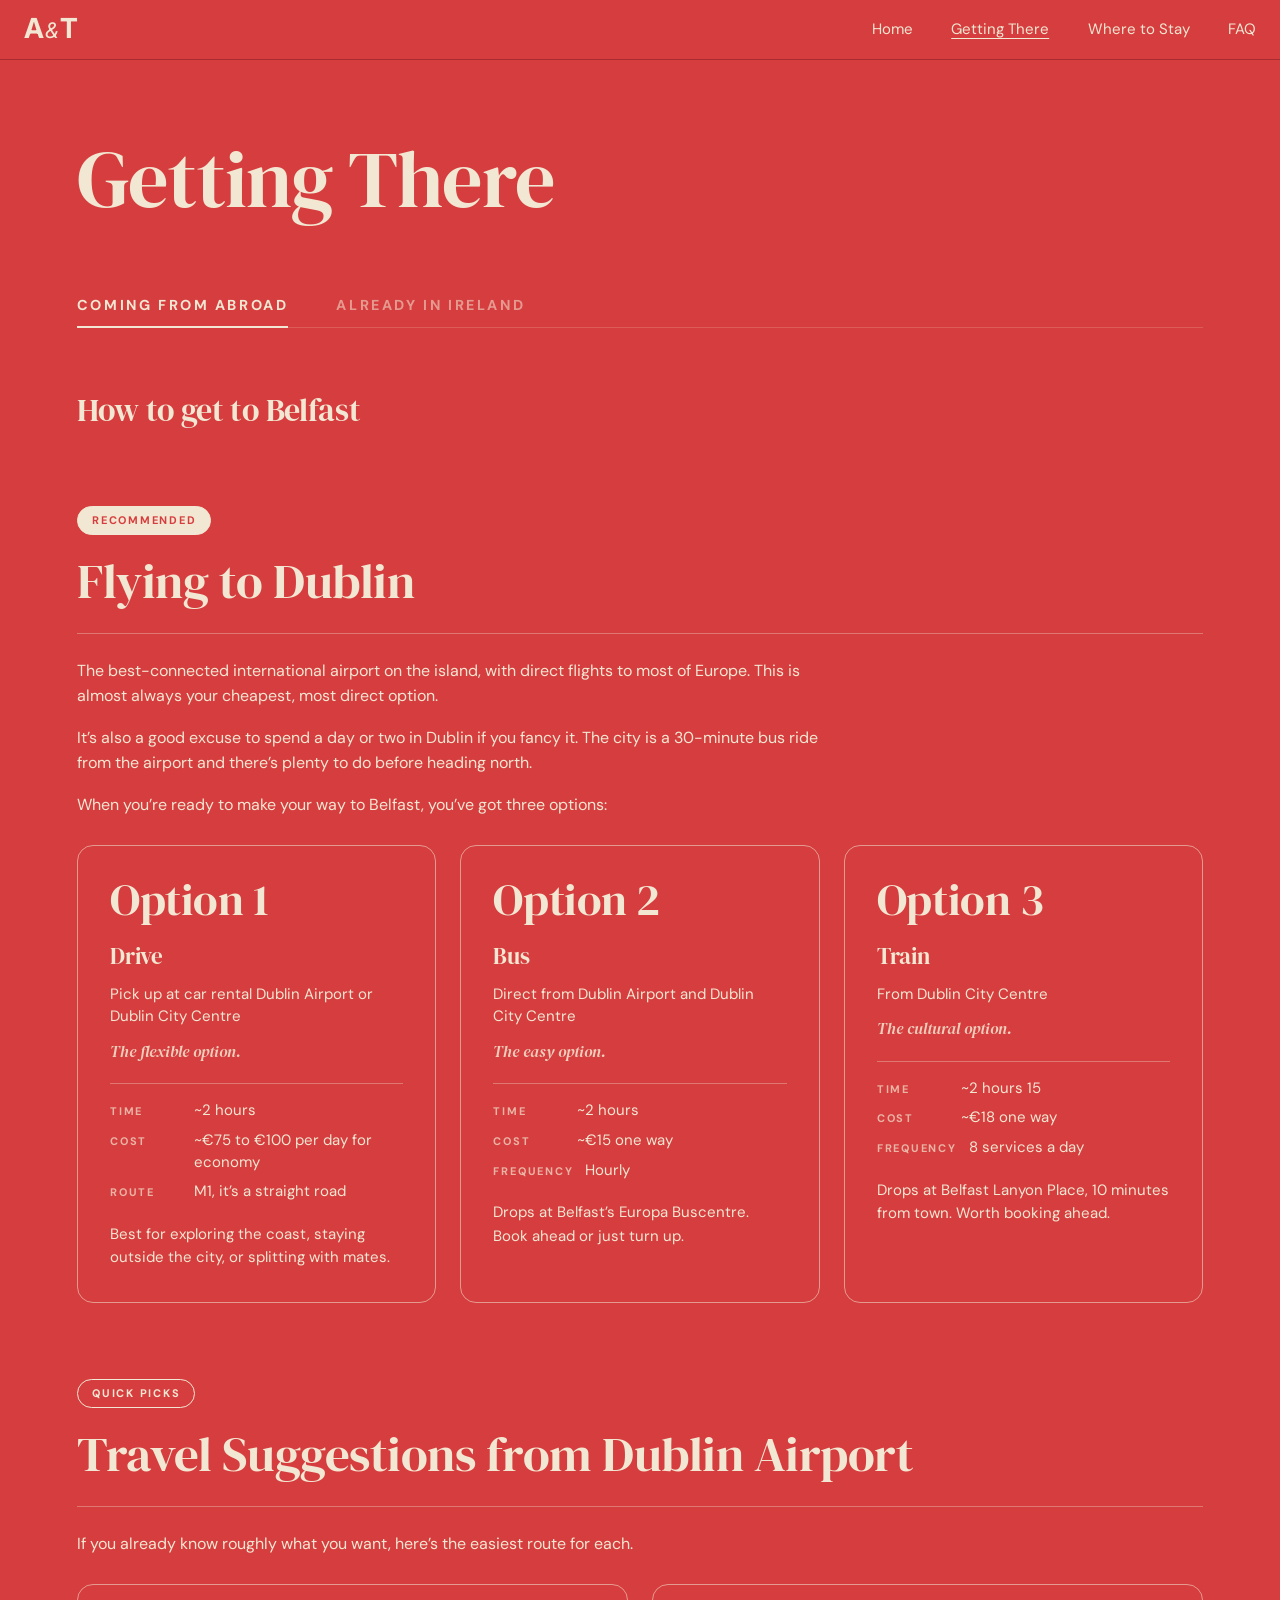
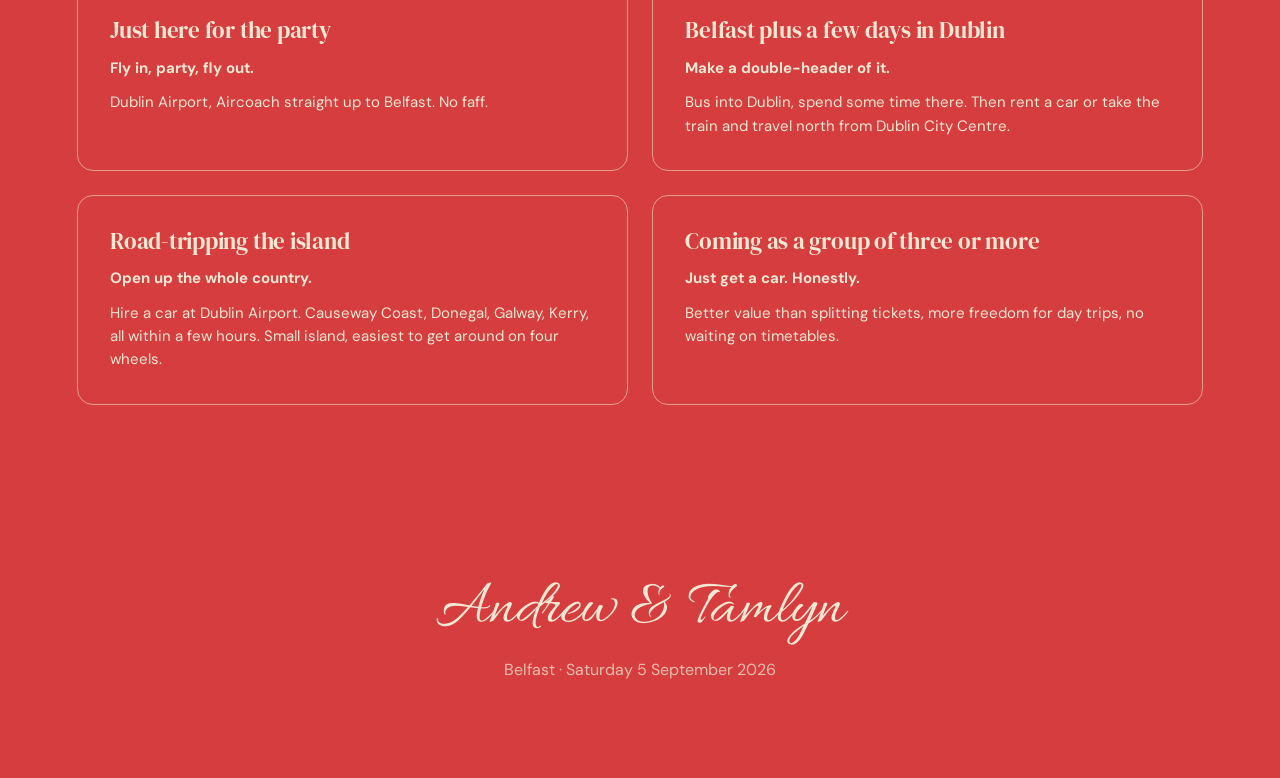
<file: getting-there.html>
<!DOCTYPE html>
<html lang="en">
<head>
  <meta charset="UTF-8" />
  <meta name="viewport" content="width=device-width, initial-scale=1.0" />
  <title>Getting There &mdash; Andrew &amp; Tamlyn's Party</title>
  <meta name="description" content="How to get to Titanic Distillers, Belfast for Andrew &amp; Tamlyn's Party on 5 September 2026." />
  <meta name="robots" content="noindex, nofollow" />
  <meta name="google-site-verification" content="z_ZgE63QLEu7QgHpGonR3bzuxLoYmnYQZroUifVyF2Y" />
  <meta property="og:type" content="website" />
  <meta property="og:site_name" content="Andrew &amp; Tamlyn's Party" />
  <meta property="og:title" content="Getting There — Andrew &amp; Tamlyn's Party" />
  <meta property="og:description" content="How to get to Titanic Distillers, Belfast for the 5 September 2026 party." />
  <meta property="og:url" content="https://andrewandtamlyn.party/getting-there.html" />
  <meta property="og:image" content="https://andrewandtamlyn.party/images/og-card.png" />
  <meta property="og:image:width" content="1200" />
  <meta property="og:image:height" content="630" />
  <meta name="twitter:card" content="summary_large_image" />
  <meta name="twitter:title" content="Getting There — Andrew &amp; Tamlyn's Party" />
  <meta name="twitter:description" content="How to get to Titanic Distillers, Belfast for the 5 September 2026 party." />
  <meta name="twitter:image" content="https://andrewandtamlyn.party/images/og-card.png" />
  <link rel="preconnect" href="https://fonts.googleapis.com" />
  <link rel="preconnect" href="https://fonts.gstatic.com" crossorigin />
  <link rel="stylesheet" href="https://fonts.googleapis.com/css2?family=Allura&family=DM+Sans:ital,wght@0,400;0,700;1,400&family=DM+Serif+Display:ital@0;1&family=Inter:ital,wght@0,400;0,700;1,400&display=swap" />
  <link rel="stylesheet" href="styles.css" />
  <link rel="icon" type="image/png" sizes="32x32" href="images/favicon/favicon-32x32.png" />
  <link rel="icon" type="image/png" sizes="16x16" href="images/favicon/favicon-16x16.png" />
  <link rel="apple-touch-icon" sizes="180x180" href="images/favicon/apple-touch-icon.png" />
  <meta name="theme-color" content="#d63d3f" />
  <script>document.documentElement.classList.add('has-js');</script>
</head>
<body>
  <header class="site-header" aria-label="Site header">
    <a class="logo" href="index.html" aria-label="Andrew and Tamlyn">
      <span class="logo-a">A</span><span class="logo-amp">&amp;</span><span class="logo-t">T</span>
    </a>
    <button
      class="nav-toggle"
      type="button"
      aria-label="Open menu"
      aria-expanded="false"
      aria-controls="site-nav"
    >
      <span class="nav-toggle-line"></span>
      <span class="nav-toggle-line"></span>
      <span class="nav-toggle-line"></span>
    </button>
    <nav class="site-nav" id="site-nav" aria-label="Primary">
      <a class="nav-link" href="index.html">Home</a>
      <a class="nav-link is-active" href="getting-there.html" aria-current="page">Getting There</a>
      <a class="nav-link" href="where-to-stay.html">Where to Stay</a>
      <a class="nav-link" href="faq.html">FAQ</a>
    </nav>
  </header>

  <section class="getting-there" id="top">
    <div class="gt-inner">

      <header class="gt-header reveal">
        <h1 class="page-title">Getting There</h1>
      </header>

      <div class="tabs" role="tablist" aria-label="Getting there options">
        <button
          id="tab-abroad"
          class="tab is-active"
          role="tab"
          type="button"
          aria-selected="true"
          aria-controls="panel-abroad"
        >Coming from abroad</button>
        <button
          id="tab-ireland"
          class="tab"
          role="tab"
          type="button"
          aria-selected="false"
          aria-controls="panel-ireland"
          tabindex="-1"
        >Already in Ireland</button>
        <span class="tab-indicator" aria-hidden="true"></span>
      </div>

      <!-- Panel: Coming from abroad -->
      <div
        id="panel-abroad"
        class="tab-panel"
        role="tabpanel"
        aria-labelledby="tab-abroad"
      >
        <h2 class="gt-section-heading reveal">How to get to Belfast</h2>

        <section class="gt-block reveal">
          <span class="pill pill--chip pill--filled">Recommended</span>
          <h3 class="section-title">Flying to Dublin</h3>
          <hr class="gt-divider" />
          <div class="gt-block-body">
            <p>The best-connected international airport on the island, with direct flights to most of Europe. This is almost always your cheapest, most direct option.</p>
            <p>It&rsquo;s also a good excuse to spend a day or two in Dublin if you fancy it. The city is a 30-minute bus ride from the airport and there&rsquo;s plenty to do before heading north.</p>
            <p>When you&rsquo;re ready to make your way to Belfast, you&rsquo;ve got three options:</p>
          </div>

          <div class="gt-route-grid">
            <article class="card route-card">
              <p class="route-number">Option 1</p>
              <h4 class="card-heading route-mode">Drive</h4>
              <p class="route-lead">Pick up at car rental Dublin Airport or Dublin City Centre</p>
              <p class="route-tagline">The flexible option.</p>
              <hr class="route-divider" />
              <dl class="spec-list">
                <div class="spec-row"><dt>Time</dt><dd>~2 hours</dd></div>
                <div class="spec-row"><dt>Cost</dt><dd>~&euro;75 to &euro;100 per day for economy</dd></div>
                <div class="spec-row"><dt>Route</dt><dd>M1, it&rsquo;s a straight road</dd></div>
              </dl>
              <p class="route-closer">Best for exploring the coast, staying outside the city, or splitting with mates.</p>
            </article>

            <article class="card route-card">
              <p class="route-number">Option 2</p>
              <h4 class="card-heading route-mode">Bus</h4>
              <p class="route-lead">Direct from Dublin Airport and Dublin City Centre</p>
              <p class="route-tagline">The easy option.</p>
              <hr class="route-divider" />
              <dl class="spec-list">
                <div class="spec-row"><dt>Time</dt><dd>~2 hours</dd></div>
                <div class="spec-row"><dt>Cost</dt><dd>~&euro;15 one way</dd></div>
                <div class="spec-row"><dt>Frequency</dt><dd>Hourly</dd></div>
              </dl>
              <p class="route-closer">Drops at Belfast&rsquo;s Europa Buscentre. Book ahead or just turn up.</p>
            </article>

            <article class="card route-card">
              <p class="route-number">Option 3</p>
              <h4 class="card-heading route-mode">Train</h4>
              <p class="route-lead">From Dublin City Centre</p>
              <p class="route-tagline">The cultural option.</p>
              <hr class="route-divider" />
              <dl class="spec-list">
                <div class="spec-row"><dt>Time</dt><dd>~2 hours 15</dd></div>
                <div class="spec-row"><dt>Cost</dt><dd>~&euro;18 one way</dd></div>
                <div class="spec-row"><dt>Frequency</dt><dd>8 services a day</dd></div>
              </dl>
              <p class="route-closer">Drops at Belfast Lanyon Place, 10 minutes from town. Worth booking ahead.</p>
            </article>
          </div>
        </section>

        <section class="gt-block reveal">
          <span class="pill pill--chip">Quick picks</span>
          <h3 class="section-title">Travel Suggestions from Dublin Airport</h3>
          <hr class="gt-divider" />
          <div class="gt-block-body">
            <p>If you already know roughly what you want, here&rsquo;s the easiest route for each.</p>
          </div>

          <div class="gt-picks-grid">
            <article class="card pick-card">
              <h4 class="card-heading">Just here for the party</h4>
              <p class="pick-lead">Fly in, party, fly out.</p>
              <p class="pick-body">Dublin Airport, Aircoach straight up to Belfast. No faff.</p>
            </article>
            <article class="card pick-card">
              <h4 class="card-heading">Belfast plus a few days in Dublin</h4>
              <p class="pick-lead">Make a double-header of it.</p>
              <p class="pick-body">Bus into Dublin, spend some time there. Then rent a car or take the train and travel north from Dublin City Centre.</p>
            </article>
            <article class="card pick-card">
              <h4 class="card-heading">Road-tripping the island</h4>
              <p class="pick-lead">Open up the whole country.</p>
              <p class="pick-body">Hire a car at Dublin Airport. Causeway Coast, Donegal, Galway, Kerry, all within a few hours. Small island, easiest to get around on four wheels.</p>
            </article>
            <article class="card pick-card">
              <h4 class="card-heading">Coming as a group of three or more</h4>
              <p class="pick-lead">Just get a car. Honestly.</p>
              <p class="pick-body">Better value than splitting tickets, more freedom for day trips, no waiting on timetables.</p>
            </article>
          </div>
        </section>
      </div>

      <!-- Panel: Already in Ireland -->
      <div
        id="panel-ireland"
        class="tab-panel"
        role="tabpanel"
        aria-labelledby="tab-ireland"
        hidden
      >
        <div class="gt-story reveal">
          <h3 class="section-title">Drive north. Can&rsquo;t miss it.</h3>
          <div class="gt-story-body">
            <p>Couldn&rsquo;t be simpler. Head north, just keep going. You&rsquo;ll know you&rsquo;re getting close when you see a field with a horse in it, but not that field, the other field. There&rsquo;s a big tree on the left, can&rsquo;t miss it, it&rsquo;s a beautiful tree.</p>
            <p>Anyway, keep going past Jimmy&rsquo;s, you know Jimmy&rsquo;s? Big yellow house, used to be blue. Hop onto the motorway around there. If you pass the second services with the Supermac&rsquo;s you&rsquo;ve gone too far, but only a small bit, just pull in at the next one and turn yourself around.</p>
            <p>Down through Drogheda. Then up through Dundalk. Or the other way round, I never know which is which, they&rsquo;re both up there together anyway. There&rsquo;s a turn off somewhere near the second one, ignore it, that&rsquo;s how you end up in Carrickmacross. Stay on the main road.</p>
            <p>You&rsquo;ll come to a bend on the dual carriageway and there&rsquo;s a fella usually standing outside a house with a hi-vis on, just give him a nod. Then it&rsquo;s straight on for a stretch. You&rsquo;ll start seeing signs for Belfast. Follow them.</p>
            <p>If you end up on a ferry to Scotland, you&rsquo;ve gone too far.</p>
          </div>
          <a
            class="pill"
            href="https://maps.app.goo.gl/r3fGhjEMJNAqrnWj8"
            target="_blank"
            rel="noopener noreferrer"
            aria-label="Open Titanic Distillers location in Google Maps"
          >
            <svg class="pill-icon" viewBox="0 0 24 24" fill="none" stroke="currentColor" stroke-width="1.5" stroke-linecap="round" stroke-linejoin="round" aria-hidden="true" focusable="false">
              <path d="M12 21s-7-7.5-7-12a7 7 0 1 1 14 0c0 4.5-7 12-7 12z" />
              <circle cx="12" cy="9" r="2.5" />
            </svg>
            <span>Or, if you&rsquo;re really stuck</span>
          </a>
        </div>
      </div>

    </div>
  </section>

  <footer class="site-footer">
    <div class="footer-inner">
      <p class="footer-couple">Andrew &amp; Tamlyn</p>
      <p class="footer-meta">Belfast &middot; Saturday 5 September 2026</p>
    </div>
  </footer>

  <script>
    (function () {
      var toggle = document.querySelector('.nav-toggle');
      var nav = document.getElementById('site-nav');
      if (toggle && nav) {
        var setOpen = function (open) {
          toggle.setAttribute('aria-expanded', String(open));
          toggle.setAttribute('aria-label', open ? 'Close menu' : 'Open menu');
        };
        toggle.addEventListener('click', function () {
          setOpen(toggle.getAttribute('aria-expanded') !== 'true');
        });
        nav.querySelectorAll('.nav-link').forEach(function (link) {
          link.addEventListener('click', function () { setOpen(false); });
        });
        document.addEventListener('keydown', function (e) {
          if (e.key === 'Escape') setOpen(false);
        });
      }
    })();

    (function () {
      var tabs = Array.prototype.slice.call(document.querySelectorAll('.tabs [role="tab"]'));
      if (!tabs.length) return;

      var tabsContainer = document.querySelector('.tabs');
      var indicator = document.querySelector('.tab-indicator');

      var panels = {};
      tabs.forEach(function (tab) {
        var panelId = tab.getAttribute('aria-controls');
        panels[tab.id] = document.getElementById(panelId);
      });

      var slugFor = { 'tab-abroad': 'abroad', 'tab-ireland': 'ireland' };
      var idFor = { 'abroad': 'tab-abroad', 'ireland': 'tab-ireland' };

      function positionIndicator(animate) {
        if (!indicator || !tabsContainer) return;
        var active = tabs.filter(function (t) { return t.classList.contains('is-active'); })[0];
        if (!active) return;
        var tr = active.getBoundingClientRect();
        var cr = tabsContainer.getBoundingClientRect();
        if (!animate) indicator.style.transition = 'none';
        indicator.style.width = tr.width + 'px';
        indicator.style.transform = 'translateX(' + (tr.left - cr.left) + 'px)';
        if (!animate) {
          // Force a reflow, then clear the override so future moves animate.
          /* eslint-disable-next-line no-unused-expressions */
          indicator.offsetHeight;
          indicator.style.transition = '';
        }
      }

      function activate(tabId, updateUrl) {
        tabs.forEach(function (t) {
          var active = (t.id === tabId);
          t.classList.toggle('is-active', active);
          t.setAttribute('aria-selected', String(active));
          t.tabIndex = active ? 0 : -1;
          var panel = panels[t.id];
          if (panel) {
            if (active) {
              panel.removeAttribute('hidden');
              // Restart the entrance animation each time the panel is shown.
              panel.style.animation = 'none';
              /* eslint-disable-next-line no-unused-expressions */
              panel.offsetHeight;
              panel.style.animation = '';
            } else {
              panel.setAttribute('hidden', '');
            }
          }
        });
        positionIndicator(true);
        if (updateUrl) {
          var slug = slugFor[tabId];
          var url = new URL(window.location.href);
          if (slug === 'ireland') {
            url.searchParams.set('tab', 'ireland');
          } else {
            url.searchParams.delete('tab');
          }
          history.replaceState(null, '', url.pathname + (url.search ? url.search : '') + url.hash);
        }
      }

      tabs.forEach(function (tab, i) {
        tab.addEventListener('click', function () {
          if (tab.classList.contains('is-active')) return;
          activate(tab.id, true);
        });
        tab.addEventListener('keydown', function (e) {
          if (e.key === 'ArrowRight' || e.key === 'ArrowLeft') {
            e.preventDefault();
            var next = (e.key === 'ArrowRight')
              ? tabs[(i + 1) % tabs.length]
              : tabs[(i - 1 + tabs.length) % tabs.length];
            next.focus();
            activate(next.id, true);
          } else if (e.key === 'Home') {
            e.preventDefault();
            tabs[0].focus();
            activate(tabs[0].id, true);
          } else if (e.key === 'End') {
            e.preventDefault();
            tabs[tabs.length - 1].focus();
            activate(tabs[tabs.length - 1].id, true);
          }
        });
      });

      var initial = new URL(window.location.href).searchParams.get('tab');
      if (initial && idFor[initial]) {
        activate(idFor[initial], false);
      }

      // Mark the tablist as JS-driven so CSS suppresses the per-tab
      // fallback underline; then place the indicator without animation.
      if (tabsContainer && indicator) {
        tabsContainer.classList.add('has-indicator');
        positionIndicator(false);

        var resizeTimer;
        window.addEventListener('resize', function () {
          clearTimeout(resizeTimer);
          resizeTimer = setTimeout(function () {
            positionIndicator(false);
          }, 120);
        });

        // Web fonts can shift tab widths after first paint — reposition once they settle.
        if (document.fonts && document.fonts.ready) {
          document.fonts.ready.then(function () { positionIndicator(false); });
        }
      }
    })();

    (function () {
      // Reveal-on-scroll for sections marked with .reveal.
      var reveals = document.querySelectorAll('.reveal');
      if (!reveals.length) return;
      if (!('IntersectionObserver' in window)) {
        reveals.forEach(function (el) { el.classList.add('is-revealed'); });
        return;
      }
      var observer = new IntersectionObserver(function (entries) {
        entries.forEach(function (entry) {
          if (entry.isIntersecting) {
            entry.target.classList.add('is-revealed');
            observer.unobserve(entry.target);
          }
        });
      }, { threshold: 0.12, rootMargin: '0px 0px -8% 0px' });
      reveals.forEach(function (el) { observer.observe(el); });
    })();
  </script>
</body>
</html>
</file>
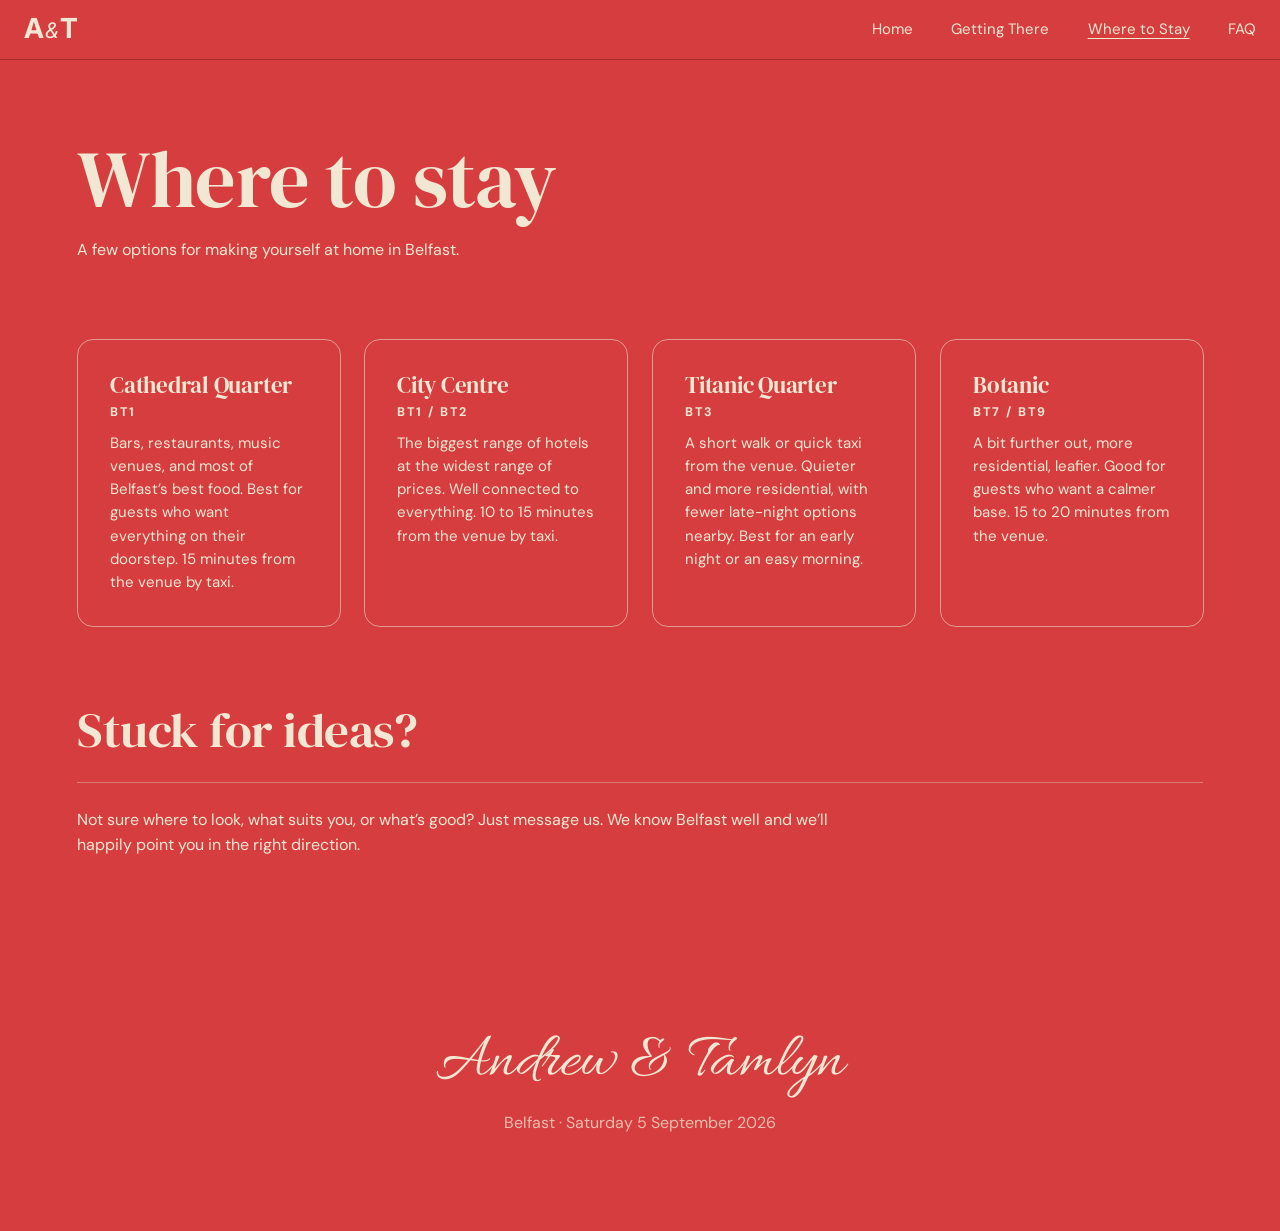
<file: where-to-stay.html>
<!DOCTYPE html>
<html lang="en">
<head>
  <meta charset="UTF-8" />
  <meta name="viewport" content="width=device-width, initial-scale=1.0" />
  <title>Where to Stay &mdash; Andrew &amp; Tamlyn's Party</title>
  <meta name="description" content="A few options for making yourself at home in Belfast for Andrew &amp; Tamlyn's Party on 5 September 2026." />
  <meta name="robots" content="noindex, nofollow" />
  <meta name="google-site-verification" content="z_ZgE63QLEu7QgHpGonR3bzuxLoYmnYQZroUifVyF2Y" />
  <meta property="og:type" content="website" />
  <meta property="og:site_name" content="Andrew &amp; Tamlyn's Party" />
  <meta property="og:title" content="Where to Stay — Andrew &amp; Tamlyn's Party" />
  <meta property="og:description" content="A few options for making yourself at home in Belfast for the 5 September 2026 party." />
  <meta property="og:url" content="https://andrewandtamlyn.party/where-to-stay.html" />
  <meta property="og:image" content="https://andrewandtamlyn.party/images/og-card.png" />
  <meta property="og:image:width" content="1200" />
  <meta property="og:image:height" content="630" />
  <meta name="twitter:card" content="summary_large_image" />
  <meta name="twitter:title" content="Where to Stay — Andrew &amp; Tamlyn's Party" />
  <meta name="twitter:description" content="A few options for making yourself at home in Belfast." />
  <meta name="twitter:image" content="https://andrewandtamlyn.party/images/og-card.png" />
  <link rel="preconnect" href="https://fonts.googleapis.com" />
  <link rel="preconnect" href="https://fonts.gstatic.com" crossorigin />
  <link rel="stylesheet" href="https://fonts.googleapis.com/css2?family=Allura&family=DM+Sans:ital,wght@0,400;0,700;1,400&family=DM+Serif+Display:ital@0;1&family=Inter:ital,wght@0,400;0,700;1,400&display=swap" />
  <link rel="stylesheet" href="styles.css" />
  <link rel="icon" type="image/png" sizes="32x32" href="images/favicon/favicon-32x32.png" />
  <link rel="icon" type="image/png" sizes="16x16" href="images/favicon/favicon-16x16.png" />
  <link rel="apple-touch-icon" sizes="180x180" href="images/favicon/apple-touch-icon.png" />
  <meta name="theme-color" content="#d63d3f" />
  <script>document.documentElement.classList.add('has-js');</script>
</head>
<body>
  <header class="site-header" aria-label="Site header">
    <a class="logo" href="index.html" aria-label="Andrew and Tamlyn">
      <span class="logo-a">A</span><span class="logo-amp">&amp;</span><span class="logo-t">T</span>
    </a>
    <button
      class="nav-toggle"
      type="button"
      aria-label="Open menu"
      aria-expanded="false"
      aria-controls="site-nav"
    >
      <span class="nav-toggle-line"></span>
      <span class="nav-toggle-line"></span>
      <span class="nav-toggle-line"></span>
    </button>
    <nav class="site-nav" id="site-nav" aria-label="Primary">
      <a class="nav-link" href="index.html">Home</a>
      <a class="nav-link" href="getting-there.html">Getting There</a>
      <a class="nav-link is-active" href="where-to-stay.html" aria-current="page">Where to Stay</a>
      <a class="nav-link" href="faq.html">FAQ</a>
    </nav>
  </header>

  <section class="where-to-stay" id="top">
    <div class="wts-inner">

      <header class="wts-header reveal">
        <h1 class="page-title">Where to stay</h1>
        <p class="wts-subtitle">A few options for making yourself at home in Belfast.</p>
      </header>

      <div class="wts-grid">
        <article class="card area-card reveal">
          <h2 class="card-heading">Cathedral Quarter</h2>
          <p class="card-label">BT1</p>
          <p class="card-body">Bars, restaurants, music venues, and most of Belfast&rsquo;s best food. Best for guests who want everything on their doorstep. 15 minutes from the venue by taxi.</p>
        </article>

        <article class="card area-card reveal">
          <h2 class="card-heading">City Centre</h2>
          <p class="card-label">BT1 / BT2</p>
          <p class="card-body">The biggest range of hotels at the widest range of prices. Well connected to everything. 10 to 15 minutes from the venue by taxi.</p>
        </article>

        <article class="card area-card reveal">
          <h2 class="card-heading">Titanic Quarter</h2>
          <p class="card-label">BT3</p>
          <p class="card-body">A short walk or quick taxi from the venue. Quieter and more residential, with fewer late-night options nearby. Best for an early night or an easy morning.</p>
        </article>

        <article class="card area-card reveal">
          <h2 class="card-heading">Botanic</h2>
          <p class="card-label">BT7 / BT9</p>
          <p class="card-body">A bit further out, more residential, leafier. Good for guests who want a calmer base. 15 to 20 minutes from the venue.</p>
        </article>
      </div>

      <section class="gt-block reveal">
        <h2 class="section-title">Stuck for ideas?</h2>
        <hr class="gt-divider" />
        <div class="gt-block-body">
          <p>Not sure where to look, what suits you, or what&rsquo;s good? Just message us. We know Belfast well and we&rsquo;ll happily point you in the right direction.</p>
        </div>
      </section>

    </div>
  </section>

  <footer class="site-footer">
    <div class="footer-inner">
      <p class="footer-couple">Andrew &amp; Tamlyn</p>
      <p class="footer-meta">Belfast &middot; Saturday 5 September 2026</p>
    </div>
  </footer>

  <script>
    (function () {
      var toggle = document.querySelector('.nav-toggle');
      var nav = document.getElementById('site-nav');
      if (!toggle || !nav) return;

      function setOpen(open) {
        toggle.setAttribute('aria-expanded', String(open));
        toggle.setAttribute('aria-label', open ? 'Close menu' : 'Open menu');
      }

      toggle.addEventListener('click', function () {
        setOpen(toggle.getAttribute('aria-expanded') !== 'true');
      });

      nav.querySelectorAll('.nav-link').forEach(function (link) {
        link.addEventListener('click', function () { setOpen(false); });
      });

      document.addEventListener('keydown', function (e) {
        if (e.key === 'Escape') setOpen(false);
      });
    })();

    (function () {
      // Reveal-on-scroll for sections marked with .reveal.
      var reveals = document.querySelectorAll('.reveal');
      if (!reveals.length) return;
      if (!('IntersectionObserver' in window)) {
        reveals.forEach(function (el) { el.classList.add('is-revealed'); });
        return;
      }
      var observer = new IntersectionObserver(function (entries) {
        entries.forEach(function (entry) {
          if (entry.isIntersecting) {
            entry.target.classList.add('is-revealed');
            observer.unobserve(entry.target);
          }
        });
      }, { threshold: 0.12, rootMargin: '0px 0px -8% 0px' });
      reveals.forEach(function (el) { observer.observe(el); });
    })();
  </script>
</body>
</html>
</file>
<file: styles.css>
:root {
  --color-red: #d63d3f;
  --color-red-dark: #a82b2d;
  --color-cream: #f2e7d2;
  --color-white: #ffffff;

  --font-script: "Allura", cursive;
  --font-serif: "DM Serif Display", Georgia, serif;
  --font-sans: "DM Sans", -apple-system, BlinkMacSystemFont, "Segoe UI", sans-serif;
  --font-logo: "Inter", sans-serif;

  --hero-max-width: 1520px;
  --hero-side-padding-desktop: 200px;
}

*,
*::before,
*::after {
  box-sizing: border-box;
}

html,
body {
  margin: 0;
  padding: 0;
}

/* Smooth in-page scrolling for anchor jumps; respects OS reduced-motion. */
@media (prefers-reduced-motion: no-preference) {
  html {
    scroll-behavior: smooth;
  }
}

/* Cross-document view transitions (Chrome / Edge / Safari 18.2+).
   Older browsers ignore these rules and navigate normally. */
@view-transition {
  navigation: auto;
}

/* Keep the header continuous across pages so only the content
   area crossfades. The footer follows suit. */
.site-header {
  view-transition-name: site-header;
}

.site-footer {
  view-transition-name: site-footer;
}

::view-transition-old(root),
::view-transition-new(root) {
  animation-duration: 0.32s;
  animation-timing-function: cubic-bezier(0.4, 0, 0.2, 1);
}

body {
  background: var(--color-red);
  color: var(--color-cream);
  font-family: var(--font-sans);
  -webkit-font-smoothing: antialiased;
  -moz-osx-font-smoothing: grayscale;
  overflow-x: hidden;
}

img {
  max-width: 100%;
  display: block;
}

/* ─────────── Header ─────────── */

.site-header {
  position: relative;
  background: var(--color-red);
  border-bottom: 1px solid var(--color-red-dark);
  padding: 4px 24px 5px;
  display: flex;
  align-items: center;
  justify-content: space-between;
  gap: 24px;
  min-height: 60px;
}

.nav-toggle {
  display: none;
  width: 40px;
  height: 40px;
  padding: 0;
  margin: 0;
  background: transparent;
  border: 0;
  cursor: pointer;
  color: var(--color-cream);
  flex-direction: column;
  justify-content: center;
  align-items: center;
  gap: 5px;
}

.nav-toggle-line {
  display: block;
  width: 22px;
  height: 1.5px;
  background: currentColor;
  transition: transform 0.22s ease, opacity 0.18s ease;
}

.nav-toggle[aria-expanded="true"] .nav-toggle-line:nth-child(1) {
  transform: translateY(6.5px) rotate(45deg);
}
.nav-toggle[aria-expanded="true"] .nav-toggle-line:nth-child(2) {
  opacity: 0;
}
.nav-toggle[aria-expanded="true"] .nav-toggle-line:nth-child(3) {
  transform: translateY(-6.5px) rotate(-45deg);
}

.nav-toggle:focus-visible {
  outline: 2px solid var(--color-cream);
  outline-offset: 2px;
  border-radius: 4px;
}

.site-nav {
  display: flex;
  align-items: center;
  gap: clamp(20px, 3vw, 40px);
}

.nav-link {
  font-family: var(--font-sans);
  font-weight: 400;
  font-size: 15px;
  line-height: 1;
  color: var(--color-cream);
  text-decoration: none;
  transition: opacity 0.2s ease;
}

.nav-link:hover {
  opacity: 0.75;
}

.nav-link.is-active {
  text-decoration: underline;
  text-underline-offset: 4px;
  text-decoration-thickness: 1px;
}

.nav-link:focus-visible {
  outline: 2px solid var(--color-cream);
  outline-offset: 4px;
  border-radius: 2px;
}

@media (max-width: 600px) {
  /* view-transition-name implicitly contains layout/paint, which makes
     the header a containing block for fixed-positioned descendants and
     traps the mobile menu inside the 60px header. Drop the name on
     mobile so the menu can position relative to the viewport. */
  .site-header {
    padding: 4px 16px 5px;
    gap: 12px;
    view-transition-name: none;
  }

  /* Keep the logo and toggle above the full-screen menu overlay so the
     user can see the X and dismiss the menu. */
  .nav-toggle {
    display: flex;
    position: relative;
    z-index: 60;
  }

  .logo {
    position: relative;
    z-index: 60;
  }

  /* Full-viewport menu that slides in from the right. */
  .site-nav {
    position: fixed;
    inset: 0;
    flex-direction: column;
    align-items: stretch;
    justify-content: center;
    gap: 0;
    padding: 80px 32px 32px;
    background: var(--color-red);
    border-bottom: 0;
    transform: translateX(100%);
    visibility: hidden;
    pointer-events: none;
    transition:
      transform 0.32s cubic-bezier(0.4, 0, 0.2, 1),
      visibility 0s linear 0.32s;
    z-index: 50;
  }

  .nav-toggle[aria-expanded="true"] ~ .site-nav {
    transform: translateX(0);
    visibility: visible;
    pointer-events: auto;
    transition:
      transform 0.32s cubic-bezier(0.4, 0, 0.2, 1),
      visibility 0s linear 0s;
  }

  .nav-link {
    padding: 18px 4px;
    font-size: 24px;
    border-bottom: 1px solid rgba(242, 231, 210, 0.18);
  }

  .nav-link:last-child {
    border-bottom: 0;
  }

  .nav-link.is-active {
    text-decoration: none;
  }

  /* Lock body scroll while the menu is open. */
  body:has(.nav-toggle[aria-expanded="true"]) {
    overflow: hidden;
  }
}

.logo {
  display: inline-flex;
  align-items: baseline;
  color: var(--color-cream);
  text-decoration: none;
  font-family: var(--font-logo);
  font-size: 27.6px;
  line-height: 1;
  letter-spacing: 0;
}

.logo-a,
.logo-t {
  font-weight: 700;
}

.logo-amp {
  font-style: italic;
  font-weight: 400;
  font-size: 21.5px;
  margin: 0 1px;
}

/* ─────────── Hero ─────────── */

.hero {
  background: var(--color-red);
  min-height: calc(100vh - 60px);
  display: flex;
  align-items: center;
  justify-content: center;
  padding: clamp(24px, 3vw, 48px) clamp(24px, 10vw, var(--hero-side-padding-desktop));
}

.hero-inner {
  width: 100%;
  max-width: var(--hero-max-width);
  display: grid;
  grid-template-columns: 1fr 1fr;
  align-items: center;
  gap: clamp(24px, 4vw, 64px);
}

.event-details {
  display: flex;
  flex-direction: column;
  gap: 19px;
  text-align: center;
}

.hosts {
  margin: 0;
  font-family: var(--font-script);
  font-weight: 400;
  font-size: clamp(2.5rem, 4.5vw, 64px);
  line-height: 1;
  color: var(--color-cream);
}

/* "not a wedding" — italic serif with hairline rules either side. */
.event-tagline {
  margin: 0;
  display: flex;
  align-items: center;
  gap: 14px;
  width: 100%;
  font-family: var(--font-serif);
  font-style: italic;
  font-weight: 400;
  font-size: clamp(0.875rem, 1vw, 16px);
  line-height: 1;
  letter-spacing: 0.32em;
  color: var(--color-cream);
}

.event-tagline::before,
.event-tagline::after {
  content: '';
  flex: 1;
  height: 1px;
  background: currentColor;
  opacity: 0.55;
}

.event-name {
  margin: 0;
  font-family: var(--font-serif);
  font-weight: 400;
  font-size: clamp(5rem, 16vw, 224px);
  line-height: 0.85;
  letter-spacing: -0.04em;
  text-transform: uppercase;
  color: var(--color-cream);
}

/* Wraps the tagline rules + PARTY + divider so all three share the
   same width as PARTY's text. width: fit-content shrinks the block
   to its widest child (PARTY); the rules and divider then sit at
   100% of that. Matches Figma node 118:350. */
.party-block {
  display: flex;
  flex-direction: column;
  align-items: stretch;
  width: fit-content;
  max-width: 100%;
  align-self: center;
  gap: inherit;
}

.divider {
  width: 100%;
  height: 1px;
  border: 0;
  background: var(--color-cream);
  margin: 0;
  opacity: 0.55;
}

.event-date {
  margin: 0;
  font-family: var(--font-serif);
  font-weight: 400;
  font-size: clamp(1.75rem, 4vw, 57.6px);
  line-height: 1;
  letter-spacing: -0.01em;
  color: var(--color-cream);
  white-space: nowrap;
}

.event-location {
  margin: 0;
  font-family: var(--font-sans);
  font-weight: 700;
  font-size: 14.4px;
  line-height: 1.65;
  letter-spacing: 0.18em;
  text-transform: uppercase;
  color: var(--color-white);
}

.event-type {
  margin: 0;
  font-family: var(--font-serif);
  font-style: italic;
  font-size: 16px;
  line-height: 1.65;
  color: var(--color-white);
}

.hero-image {
  display: flex;
  align-items: center;
  justify-content: center;
}

.hero-image img {
  width: 100%;
  height: auto;
  max-width: 793px;
  opacity: 0.7;
}

/* ─────────── Responsive ─────────── */

/* Tablet & smaller: collapse to one column, cocktail above text. */
@media (max-width: 900px) {
  .hero-inner {
    grid-template-columns: 1fr;
    text-align: center;
  }

  .event-details {
    align-items: center;
    order: 2;
  }

  .hero-image {
    order: 1;
    margin-bottom: 16px;
  }

  .hero-image img {
    max-width: min(80vw, 500px);
  }

  .event-date {
    white-space: normal;
  }
}

/* Phone: cocktail goes behind the text, anchored to the right edge.
   Hero fills the viewport below the 60px header; svh keeps the height
   stable as the mobile URL bar collapses. */
@media (max-width: 768px) {
  .hero {
    position: relative;
    min-height: calc(100vh - 60px);
    min-height: calc(100svh - 60px);
    overflow: hidden;
    padding: 24px;
  }

  .hero-inner {
    position: relative;
    z-index: 1;
    width: 100%;
  }

  /* Lift the text above the cocktail's stacking level. */
  .event-details {
    position: relative;
    z-index: 2;
  }

  /* Cocktail anchored to the right, vertically centered. About 65%
     visible (rightmost 35% overflows off-screen). */
  .hero-image {
    position: absolute;
    inset: 0;
    margin: 0;
    z-index: 0;
    pointer-events: none;
    display: flex;
    align-items: center;
    justify-content: flex-end;
    overflow: visible;
  }

  .hero-image img {
    height: 78vh;
    height: 78svh;
    width: auto;
    max-width: none;
    transform: translateX(35%);
    opacity: 0.35;
  }
}

@media (max-width: 600px) {
  .hero-image img {
    opacity: 0.18;
  }
}

/* ─────────── Gallery + Story ─────────── */

.gallery-story {
  background: var(--color-red);
  padding: clamp(48px, 6vw, 96px) clamp(24px, 6vw, 96px);
}

.gs-inner {
  max-width: 1128px;
  margin: 0 auto;
  display: grid;
  grid-template-columns: 624fr 456fr;
  gap: 48px;
  align-items: center;
}

/* Gallery — 3 staggered columns */
.gallery {
  display: grid;
  grid-template-columns: repeat(3, 1fr);
  gap: 12px;
}

.g-col {
  display: flex;
  flex-direction: column;
  gap: 12px;
}

.g-col-1 { padding-top: 106px; }
.g-col-2 { padding-top: 0; }
.g-col-3 { padding-top: 59px; }

.photo {
  margin: 0;
  overflow: hidden;
  border-radius: 4px;
  background: rgba(242, 231, 210, 0.08);
}

.photo img {
  width: 100%;
  height: auto;
  display: block;
  transition:
    transform 0.45s cubic-bezier(0.4, 0, 0.2, 1),
    filter 0.35s ease;
}

@media (hover: hover) {
  .photo:hover img {
    transform: scale(1.04);
    filter: brightness(1.08);
  }
}

/* Story */
.story {
  display: flex;
  flex-direction: column;
  gap: 24px;
  color: var(--color-cream);
}

.story-label {
  margin: 0;
  font-family: var(--font-sans);
  font-weight: 700;
  font-size: 14.4px;
  letter-spacing: 0.18em;
  text-transform: uppercase;
  color: var(--color-cream);
}

.story-summary {
  margin: 0;
  font-family: var(--font-serif);
  font-style: italic;
  font-weight: 400;
  font-size: clamp(1.5rem, 2.6vw, 32px);
  line-height: 1.25;
  letter-spacing: -0.01em;
  color: var(--color-cream);
}

.story-content {
  display: flex;
  flex-direction: column;
  gap: 16px;
  font-family: var(--font-sans);
  font-size: 16px;
  line-height: 1.65;
  color: var(--color-cream);
}

.story-content p {
  margin: 0;
}

/* Responsive — tablet: gallery above story */
@media (max-width: 900px) {
  .gs-inner {
    grid-template-columns: 1fr;
    gap: 48px;
    align-items: start;
  }

  /* Story sits above the gallery on mobile/tablet */
  .story {
    order: 1;
    text-align: left;
  }
  .gallery,
  .gallery-mobile {
    order: 2;
  }

  /* Reduce stagger on tablet/mobile to keep things tidy */
  .g-col-1,
  .g-col-3 {
    padding-top: 0;
  }
}

/* Mobile gallery: separate 2-column structure with 5 photos on the
   narrow left and 6 on the wider right. Hidden on desktop. */
.gallery-mobile {
  display: none;
}

@media (max-width: 768px) {
  .gallery {
    display: none;
  }

  .gallery-mobile {
    display: grid;
    grid-template-columns: repeat(2, 1fr);
    gap: 10px;
    /* Shorter column (left, 5 photos) centers vertically against the
       taller right column (6 photos) — midpoints align. */
    align-items: center;
  }

  .m-col {
    display: flex;
    flex-direction: column;
    gap: 10px;
    min-width: 0;
  }
}

/* ─────────── Bridge (script transition) ─────────── */

.bridge {
  background: var(--color-red);
  padding: clamp(64px, 9vw, 128px) clamp(24px, 6vw, 96px);
  text-align: center;
}

.bridge-text {
  margin: 0 auto;
  max-width: 1128px;
  font-family: var(--font-script);
  font-weight: 400;
  font-size: clamp(2rem, 7vw, 56px);
  line-height: 1.25;
  color: var(--color-cream);
}

/* ─────────── Party Details ─────────── */

.party-details {
  background: var(--color-red);
  padding: clamp(48px, 6vw, 96px) clamp(24px, 6vw, 96px);
}

.pd-inner {
  max-width: 1128px;
  margin: 0 auto;
  display: flex;
  flex-direction: column;
  gap: clamp(64px, 9vw, 112px);
}

.schedule-block,
.wear-block,
.mixtape-block {
  display: flex;
  flex-direction: column;
  gap: 24px;
}

.mixtape-card {
  gap: 16px;
}

.mixtape-embed {
  border-radius: 12px;
  overflow: hidden;
  line-height: 0;
}

.mixtape-embed iframe {
  display: block;
  width: 100%;
  height: 456px;
  border: 0;
}

/* Marquee — a strip of looping party words between the headline and card. */
.mixtape-marquee {
  overflow: hidden;
  padding: 12px 0;
  border-top: 1px solid rgba(242, 231, 210, 0.2);
  border-bottom: 1px solid rgba(242, 231, 210, 0.2);
}

.mixtape-marquee-track {
  display: flex;
  width: max-content;
  animation: mixtape-marquee 30s linear infinite;
  will-change: transform;
}

.mixtape-marquee:hover .mixtape-marquee-track {
  animation-play-state: paused;
}

.mixtape-marquee-group {
  display: inline-flex;
  align-items: center;
  flex: 0 0 auto;
  gap: 18px;
  padding-right: 18px;
  font-family: var(--font-sans);
  font-weight: 700;
  font-size: 14.4px;
  letter-spacing: 0.24em;
  text-transform: uppercase;
  color: var(--color-cream);
  opacity: 0.7;
  white-space: nowrap;
}

.mixtape-marquee-sep {
  flex: 0 0 auto;
  width: 12px;
  height: 12px;
  color: var(--color-cream);
  opacity: 0.85;
}

@keyframes mixtape-marquee {
  from { transform: translateX(0); }
  to   { transform: translateX(-50%); }
}

@media (prefers-reduced-motion: reduce) {
  .mixtape-marquee-track {
    animation: none;
  }
}

/* Mixtape — ambient pulse on the "Add to the mixtape" pill, plus the
   sparkle burst that fires when it's clicked. */
.mixtape-card .pill {
  animation: mixtape-pill-pulse 2.4s ease-in-out infinite;
}

@keyframes mixtape-pill-pulse {
  0%, 100% { box-shadow: 0 0 0 0 rgba(242, 231, 210, 0.45); }
  50%      { box-shadow: 0 0 0 9px rgba(242, 231, 210, 0); }
}

.mixtape-sparkle {
  position: fixed;
  width: 8px;
  height: 8px;
  margin-left: -4px;
  margin-top: -4px;
  background: var(--color-cream);
  border-radius: 50%;
  pointer-events: none;
  z-index: 1000;
  animation: mixtape-sparkle 0.7s ease-out forwards;
}

@keyframes mixtape-sparkle {
  0%   { opacity: 1; transform: translate(0, 0) scale(1); }
  100% { opacity: 0; transform: translate(var(--dx, 0), var(--dy, 0)) scale(0.3); }
}

@media (prefers-reduced-motion: reduce) {
  .mixtape-card .pill {
    animation: none;
  }
}


/* Shared block label / headline / summary */
.block-label {
  margin: 0;
  font-family: var(--font-sans);
  font-weight: 700;
  font-size: 14.4px;
  letter-spacing: 0.18em;
  text-transform: uppercase;
  color: var(--color-cream);
}

.block-headline {
  margin: 0;
  font-family: var(--font-serif);
  font-style: italic;
  font-weight: 400;
  font-size: clamp(2rem, 3.2vw, 40px);
  line-height: 1.2;
  letter-spacing: -0.01em;
  color: var(--color-cream);
}

.block-summary {
  margin: 0;
  font-family: var(--font-serif);
  font-style: italic;
  font-size: clamp(1rem, 1.4vw, 18px);
  line-height: 1.45;
  color: var(--color-cream);
}

.block-intro {
  display: flex;
  flex-direction: column;
  gap: 12px;
  align-items: flex-start;
  text-align: left;
}

/* Venue block */
.venue-block {
  display: grid;
  grid-template-columns: 1fr 1fr;
  gap: 48px;
  align-items: start;
}

.venue-info {
  display: flex;
  flex-direction: column;
  gap: 0;
}

.venue-title {
  margin: 24px 0 0;
  font-family: var(--font-serif);
  font-weight: 400;
  font-size: clamp(2rem, 3.5vw, 48px);
  line-height: 1.1;
  letter-spacing: -0.01em;
  color: var(--color-cream);
}

.venue-divider {
  margin: 24px 0;
}

.venue-description {
  display: flex;
  flex-direction: column;
  gap: 16px;
  font-family: var(--font-sans);
  font-size: 16px;
  line-height: 1.55;
  color: var(--color-cream);
}

.venue-description p {
  margin: 0;
}

.pill {
  display: inline-flex;
  align-items: center;
  gap: 8px;
  align-self: flex-start;
  margin-top: 24px;
  padding: 12px 24px;
  border: 1px solid var(--color-cream);
  border-radius: 999px;
  background: transparent;
  color: var(--color-cream);
  text-decoration: none;
  font-family: var(--font-sans);
  font-weight: 700;
  font-size: 13px;
  letter-spacing: 0.18em;
  text-transform: uppercase;
  line-height: 1;
  cursor: pointer;
  transition: background-color 0.2s ease;
}

.pill:hover {
  background: rgba(242, 231, 210, 0.1);
}

.pill:focus-visible {
  outline: 2px solid var(--color-cream);
  outline-offset: 2px;
}

.pill-icon {
  width: 16px;
  height: 16px;
  flex-shrink: 0;
}

.venue-images {
  display: grid;
  grid-template-columns: 1fr 1fr;
  gap: 12px;
  align-items: stretch;
}

.venue-image {
  margin: 0;
  overflow: hidden;
  border-radius: 8px;
}

.venue-image img {
  width: 100%;
  height: 100%;
  object-fit: cover;
  display: block;
}

.venue-image-main {
  aspect-ratio: 264 / 483;
}

.venue-image-column {
  display: flex;
  flex-direction: column;
  gap: 12px;
}

.venue-image-column .venue-image {
  aspect-ratio: 264 / 235.5;
  flex: 1;
}

/* Cards (shared) */
.card {
  border: 1px solid rgba(242, 231, 210, 0.55);
  border-radius: 16px;
  padding: 32px;
  display: flex;
  flex-direction: column;
  background: transparent;
}

/* Running Order schedule */
.schedule-grid {
  display: grid;
  grid-template-columns: repeat(4, 1fr);
  gap: 24px;
}

.schedule-card {
  gap: 12px;
}

.schedule-time {
  margin: 0 0 8px;
  font-family: var(--font-serif);
  font-style: italic;
  font-weight: 400;
  font-size: clamp(2rem, 2.8vw, 40px);
  line-height: 1;
  letter-spacing: -0.01em;
  color: var(--color-cream);
}

.card-label {
  margin: 0;
  font-family: var(--font-sans);
  font-weight: 700;
  font-size: 12.5px;
  letter-spacing: 0.16em;
  text-transform: uppercase;
  color: var(--color-cream);
}

.card-body {
  margin: 0;
  font-family: var(--font-sans);
  font-size: 15px;
  line-height: 1.55;
  color: var(--color-cream);
}

/* For the Day cards */
.ftd-grid {
  display: grid;
  grid-template-columns: 1fr 1fr;
  gap: 24px;
}

.info-card {
  gap: 12px;
}

.info-card .pill {
  margin-top: auto;
}

.weather-card {
  gap: 8px;
}

.weather-date {
  margin: 0;
  font-family: var(--font-sans);
  font-size: 15px;
  line-height: 1.4;
  color: var(--color-cream);
}

.weather-temp {
  margin: 16px 0 16px;
  font-family: var(--font-serif);
  font-style: italic;
  font-weight: 400;
  font-size: clamp(3rem, 5.5vw, 72px);
  line-height: 1;
  letter-spacing: -0.02em;
  color: var(--color-cream);
}

/* Responsive */
@media (max-width: 900px) {
  .venue-block {
    grid-template-columns: 1fr;
    gap: 32px;
  }
  .venue-images {
    grid-template-columns: 1fr;
  }
  .venue-image-main {
    aspect-ratio: 3 / 2;
  }
  .venue-image-column {
    flex-direction: row;
  }
  .venue-image-column .venue-image {
    aspect-ratio: 1 / 1;
  }
  .schedule-grid {
    grid-template-columns: repeat(2, 1fr);
  }
  .ftd-grid {
    grid-template-columns: 1fr;
  }
}

@media (max-width: 480px) {
  .schedule-grid {
    grid-template-columns: 1fr;
  }
  .card {
    padding: 24px;
  }
}

/* ─────────── Upright serif headings (shared) ─────────── */

.page-title,
.section-title,
.card-heading {
  margin: 0;
  font-family: var(--font-serif);
  font-weight: 400;
  font-style: normal;
  color: var(--color-cream);
  letter-spacing: -0.01em;
}

.page-title {
  font-size: clamp(2.75rem, 6.5vw, 80px);
  line-height: 1.05;
}

.section-title {
  font-size: clamp(1.75rem, 3.8vw, 52px);
  line-height: 1.1;
}

.gt-section-heading {
  margin: 0;
  font-family: var(--font-serif);
  font-weight: 400;
  font-size: clamp(1.5rem, 2.6vw, 32px);
  line-height: 1.15;
  letter-spacing: -0.01em;
  color: var(--color-cream);
}

.card-heading {
  font-size: clamp(1.25rem, 1.8vw, 24px);
  line-height: 1.2;
}

/* ─────────── Pill modifiers ─────────── */

.pill--filled {
  background: var(--color-cream);
  color: var(--color-red);
  border-color: var(--color-cream);
}

.pill--filled:hover {
  background: rgba(242, 231, 210, 0.85);
}

/* Static chip variant — used inside cards as a label, not a link */
.pill--chip {
  margin-top: 0;
  padding: 8px 14px;
  font-size: 11px;
  letter-spacing: 0.16em;
  align-self: flex-start;
  cursor: default;
}

.pill--chip:hover {
  background: transparent;
}

.pill--chip.pill--filled:hover {
  background: var(--color-cream);
}

/* ─────────── Getting There page ─────────── */

.getting-there {
  background: var(--color-red);
  padding: clamp(48px, 6vw, 96px) clamp(24px, 6vw, 96px);
}

.gt-inner {
  max-width: 1128px;
  margin: 0 auto;
  display: flex;
  flex-direction: column;
  gap: clamp(40px, 5vw, 64px);
}

.gt-header {
  display: flex;
  flex-direction: column;
  align-items: flex-start;
  gap: 16px;
  text-align: left;
}

/* Tabs */
.tabs {
  display: flex;
  gap: clamp(24px, 4vw, 48px);
  border-bottom: 1px solid rgba(242, 231, 210, 0.18);
}

.tab {
  appearance: none;
  background: transparent;
  border: 0;
  border-bottom: 2px solid transparent;
  padding: 12px 0;
  margin-bottom: -1px; /* overlap the tablist border */
  color: var(--color-cream);
  font-family: var(--font-sans);
  font-weight: 700;
  font-size: 14.4px;
  letter-spacing: 0.18em;
  text-transform: uppercase;
  line-height: 1.2;
  cursor: pointer;
  opacity: 0.55;
  transition: opacity 0.2s ease, border-color 0.2s ease;
}

.tab:hover {
  opacity: 0.85;
}

.tab.is-active {
  opacity: 1;
  border-bottom-color: var(--color-cream);
}

/* When JS has positioned the sliding indicator, suppress the per-tab
   underline so we don't render both. */
.tabs.has-indicator .tab,
.tabs.has-indicator .tab.is-active {
  border-bottom-color: transparent;
}

.tab:focus-visible {
  outline: 2px solid var(--color-cream);
  outline-offset: 4px;
  border-radius: 2px;
}

.tab-indicator {
  position: absolute;
  bottom: -1px;
  left: 0;
  height: 2px;
  width: 0;
  background: var(--color-cream);
  transform: translateX(0);
  transition:
    transform 0.32s cubic-bezier(0.4, 0, 0.2, 1),
    width 0.32s cubic-bezier(0.4, 0, 0.2, 1);
  pointer-events: none;
}

.tabs.has-indicator {
  position: relative;
}

.tab-panel[hidden] {
  display: none;
}

.tab-panel {
  display: flex;
  flex-direction: column;
  gap: clamp(48px, 6vw, 88px);
  animation: tab-panel-in 0.32s cubic-bezier(0.4, 0, 0.2, 1);
}

@keyframes tab-panel-in {
  from {
    opacity: 0;
    transform: translateY(4px);
  }
}

/* Content block: chip + heading + divider + body + grid */
.gt-block {
  display: flex;
  flex-direction: column;
  align-items: flex-start;
  gap: 20px;
}

.gt-divider {
  width: 100%;
  height: 1px;
  border: 0;
  background: rgba(242, 231, 210, 0.35);
  margin: 4px 0 4px;
}

.gt-block-body {
  display: flex;
  flex-direction: column;
  gap: 16px;
  font-family: var(--font-sans);
  font-size: 16px;
  line-height: 1.6;
  color: var(--color-cream);
  max-width: 760px;
}

.gt-block-body p {
  margin: 0;
}

.gt-block-body strong {
  font-weight: 700;
}

/* Route grid (3 numbered cards) */
.gt-route-grid {
  width: 100%;
  display: grid;
  grid-template-columns: repeat(3, 1fr);
  gap: 24px;
  margin-top: 8px;
}

.route-card {
  gap: 12px;
}

.route-number {
  margin: 0 0 8px;
  font-family: var(--font-serif);
  font-weight: 400;
  font-size: clamp(2.25rem, 3.5vw, 48px);
  line-height: 1;
  letter-spacing: -0.01em;
  color: var(--color-cream);
}

.route-mode {
  margin: 0;
}

.route-lead {
  margin: 0;
  font-family: var(--font-sans);
  font-size: 15px;
  line-height: 1.5;
  color: var(--color-cream);
}

.route-tagline {
  margin: 0;
  font-family: var(--font-serif);
  font-style: italic;
  font-size: 16px;
  line-height: 1.45;
  color: var(--color-cream);
  opacity: 0.85;
}

.route-divider {
  width: 100%;
  height: 1px;
  border: 0;
  background: rgba(242, 231, 210, 0.35);
  margin: 8px 0 4px;
}

.spec-list {
  margin: 0;
  display: flex;
  flex-direction: column;
  gap: 8px;
}

.spec-row {
  display: flex;
  align-items: baseline;
  gap: 12px;
}

.spec-row dt {
  flex: 0 0 auto;
  min-width: 72px;
  font-family: var(--font-sans);
  font-weight: 700;
  font-size: 11px;
  letter-spacing: 0.16em;
  text-transform: uppercase;
  color: var(--color-cream);
  opacity: 0.7;
}

.spec-row dd {
  margin: 0;
  font-family: var(--font-sans);
  font-size: 15px;
  line-height: 1.45;
  color: var(--color-cream);
}

.route-closer {
  margin: 8px 0 0;
  font-family: var(--font-sans);
  font-size: 15px;
  line-height: 1.55;
  color: var(--color-cream);
}

/* Quick picks grid (2x2 suggestion cards) */
.gt-picks-grid {
  width: 100%;
  display: grid;
  grid-template-columns: repeat(2, 1fr);
  gap: 24px;
  margin-top: 8px;
}

.pick-card {
  gap: 12px;
}

.pick-lead {
  margin: 0;
  font-family: var(--font-sans);
  font-weight: 700;
  font-size: 15px;
  line-height: 1.5;
  color: var(--color-cream);
}

.pick-body {
  margin: 0;
  font-family: var(--font-sans);
  font-size: 15px;
  line-height: 1.55;
  color: var(--color-cream);
}

/* Story panel ("Already in Ireland") */
.gt-story {
  display: flex;
  flex-direction: column;
  align-items: flex-start;
  gap: 32px;
  max-width: 640px;
}

.gt-story-body {
  display: flex;
  flex-direction: column;
  gap: 20px;
}

.gt-story-body p {
  margin: 0;
  font-family: var(--font-sans);
  font-size: 16px;
  line-height: 1.6;
  color: var(--color-cream);
}

@media (max-width: 900px) {
  .gt-route-grid {
    grid-template-columns: 1fr;
  }
  .gt-picks-grid {
    grid-template-columns: 1fr;
  }
}

@media (max-width: 600px) {
  .tabs {
    gap: 24px;
  }
  .tab {
    flex: 1 1 0;
    text-align: center;
    font-size: 13px;
    letter-spacing: 0.14em;
  }
}

/* ─────────── Where to Stay page ─────────── */

.where-to-stay {
  background: var(--color-red);
  padding: clamp(48px, 6vw, 96px) clamp(24px, 6vw, 96px);
}

.wts-inner {
  max-width: 1128px;
  margin: 0 auto;
  display: flex;
  flex-direction: column;
  gap: clamp(48px, 6vw, 88px);
}

.wts-header {
  display: flex;
  flex-direction: column;
  align-items: flex-start;
  gap: 16px;
  text-align: left;
}

.wts-subtitle {
  margin: 0;
  font-family: var(--font-sans);
  font-size: 16px;
  line-height: 1.6;
  color: var(--color-cream);
  max-width: 720px;
}

.wts-grid {
  display: grid;
  grid-template-columns: repeat(4, 1fr);
  gap: 24px;
}

.area-card {
  gap: 0;
}

.area-card .card-heading {
  margin-bottom: 4px;
}

.area-card .card-label {
  margin-bottom: 12px;
}

@media (max-width: 900px) {
  .wts-grid {
    grid-template-columns: repeat(2, 1fr);
  }
}

@media (max-width: 600px) {
  .wts-grid {
    grid-template-columns: 1fr;
  }
}

/* ─────────── FAQ page ─────────── */

.faq {
  background: var(--color-red);
  padding: clamp(48px, 6vw, 96px) clamp(24px, 6vw, 96px);
}

.faq-inner {
  max-width: 1128px;
  margin: 0 auto;
  display: flex;
  flex-direction: column;
  gap: clamp(48px, 6vw, 88px);
}

.faq-header {
  display: flex;
  flex-direction: column;
  gap: clamp(32px, 4vw, 48px);
  align-items: stretch;
}

.faq-title {
  display: flex;
  flex-direction: column;
  gap: 16px;
  align-items: flex-start;
}

.faq-subtitle {
  margin: 0;
  font-family: var(--font-sans);
  font-size: 16px;
  line-height: 1.6;
  color: var(--color-cream);
  max-width: 720px;
}

/* Empty search state */
.faq-empty {
  display: flex;
  flex-direction: column;
  align-items: center;
  text-align: center;
  gap: 16px;
  padding: clamp(64px, 10vw, 128px) 24px;
}

.faq-empty[hidden] {
  display: none;
}

.faq-empty-heading {
  margin: 0;
  font-family: var(--font-serif);
  font-weight: 400;
  font-size: clamp(1.5rem, 2.6vw, 32px);
  line-height: 1.15;
  letter-spacing: -0.01em;
  color: var(--color-cream);
}

.faq-empty-body {
  margin: 0;
  font-family: var(--font-sans);
  font-size: 16px;
  line-height: 1.6;
  color: var(--color-cream);
  max-width: 480px;
}

.faq-empty .pill {
  margin-top: 8px;
  align-self: center;
}

/* Search */
.faq-search {
  display: flex;
  align-items: center;
  gap: 12px;
  width: 100%;
  padding: 14px 24px;
  border: 1px solid var(--color-cream);
  border-radius: 999px;
  transition: border-color 0.2s ease, background-color 0.2s ease;
}

.faq-search:focus-within {
  background: rgba(242, 231, 210, 0.05);
}

.faq-search-icon {
  width: 18px;
  height: 18px;
  flex-shrink: 0;
  color: var(--color-cream);
  opacity: 0.75;
}

.faq-search input {
  flex: 1;
  min-width: 0;
  background: transparent;
  border: 0;
  outline: none;
  color: var(--color-cream);
  font-family: var(--font-sans);
  font-size: 16px;
  line-height: 1.5;
  padding: 0;
}

.faq-search input::placeholder {
  color: var(--color-cream);
  opacity: 0.55;
}

.faq-search input::-webkit-search-cancel-button {
  -webkit-appearance: none;
  appearance: none;
}

/* Categories */
.faq-categories {
  display: flex;
  flex-direction: column;
  gap: clamp(40px, 5vw, 64px);
}

.faq-category {
  display: flex;
  flex-direction: column;
  gap: 16px;
}

.faq-category[hidden] {
  display: none;
}

.faq-list {
  display: flex;
  flex-direction: column;
}

/* Q&A item */
.faq-item {
  border-bottom: 1px solid rgba(242, 231, 210, 0.2);
}

.faq-item:last-child {
  border-bottom: 0;
}

.faq-item[hidden] {
  display: none;
}

.faq-q {
  list-style: none;
  cursor: pointer;
  display: flex;
  align-items: center;
  justify-content: space-between;
  gap: 24px;
  padding: 20px 0;
  font-family: var(--font-sans);
  font-size: 16px;
  line-height: 1.5;
  color: var(--color-cream);
}

.faq-q::-webkit-details-marker { display: none; }
.faq-q::marker { content: ""; }

.faq-q:focus-visible {
  outline: 2px solid var(--color-cream);
  outline-offset: 4px;
  border-radius: 2px;
}

.faq-q-text {
  flex: 1;
}

.faq-q-icon {
  position: relative;
  width: 18px;
  height: 18px;
  flex-shrink: 0;
  color: var(--color-cream);
}

.faq-q-icon::before,
.faq-q-icon::after {
  content: "";
  position: absolute;
  top: 50%;
  left: 50%;
  background: currentColor;
}

.faq-q-icon::before {
  width: 14px;
  height: 1.5px;
  transform: translate(-50%, -50%);
}

.faq-q-icon::after {
  width: 1.5px;
  height: 14px;
  transform: translate(-50%, -50%);
  transition: transform 0.2s ease;
}

details[open] .faq-q-icon::after {
  transform: translate(-50%, -50%) scaleY(0);
}

.faq-a {
  padding: 0 56px 24px 0;
  font-family: var(--font-sans);
  font-size: 16px;
  line-height: 1.6;
  color: var(--color-cream);
  max-width: 880px;
}

.faq-a p {
  margin: 0;
}

/* Smooth open/close for FAQ items.
   Modern engines (Chrome 131+, Safari 18.4+, Edge 131+) animate the height
   via ::details-content + interpolate-size. Other browsers still get a
   gentle fade-in on open via the keyframe fallback below. */
@supports (interpolate-size: allow-keywords) {
  :root {
    interpolate-size: allow-keywords;
  }
}

.faq-item::details-content {
  block-size: 0;
  overflow: clip;
  transition:
    block-size 0.32s cubic-bezier(0.4, 0, 0.2, 1),
    content-visibility 0.32s allow-discrete;
}

.faq-item[open]::details-content {
  block-size: auto;
}

.faq-item[open] > .faq-a {
  animation: faq-a-in 0.28s cubic-bezier(0.4, 0, 0.2, 1);
}

@keyframes faq-a-in {
  from {
    opacity: 0;
    transform: translateY(-4px);
  }
}

/* Still got questions? */
.faq-help {
  display: flex;
  flex-direction: column;
  gap: 16px;
  align-items: flex-start;
}

.faq-help p {
  margin: 0;
  font-family: var(--font-sans);
  font-size: 16px;
  line-height: 1.6;
  color: var(--color-cream);
  max-width: 720px;
}

@media (max-width: 600px) {
  .faq-q {
    padding: 18px 0;
    gap: 16px;
  }
  .faq-a {
    padding-right: 0;
  }
}

/* ─────────── Footer ─────────── */

.site-footer {
  background: var(--color-red);
  padding: clamp(64px, 8vw, 96px) clamp(24px, 6vw, 96px);
}

.footer-inner {
  max-width: 1080px;
  margin: 0 auto;
  display: flex;
  flex-direction: column;
  align-items: center;
  text-align: center;
  gap: 16px;
}

.footer-couple {
  margin: 0;
  font-family: var(--font-script);
  font-weight: 400;
  font-size: clamp(2.5rem, 5vw, 64px);
  line-height: 1;
  color: var(--color-cream);
}

.footer-meta {
  margin: 0;
  font-family: var(--font-sans);
  font-size: 16px;
  line-height: 1.5;
  color: var(--color-cream);
  opacity: 0.75;
}

/* ─────────── Smooth-loading effects (image fade-in + reveal-on-scroll) ─────────── */

/* Content images fade in as each one finishes loading. Gated on .has-js
   so users without JS see images immediately rather than blank slots. */
.has-js .photo img,
.has-js .venue-image img {
  opacity: 0;
  transition: opacity 0.6s cubic-bezier(0.4, 0, 0.2, 1);
}

.has-js .photo img.is-loaded,
.has-js .venue-image img.is-loaded {
  opacity: 1;
}

/* Section reveal-on-scroll. Same .has-js gate. */
.has-js .reveal {
  opacity: 0;
  transform: translateY(24px);
  transition:
    opacity 0.7s cubic-bezier(0.4, 0, 0.2, 1),
    transform 0.7s cubic-bezier(0.4, 0, 0.2, 1);
  will-change: opacity, transform;
}

.has-js .reveal.is-revealed {
  opacity: 1;
  transform: translateY(0);
}

/* Hero entrance stagger on first paint. */
.has-js .hero .hosts,
.has-js .hero .event-tagline,
.has-js .hero .event-name,
.has-js .hero .divider,
.has-js .hero .event-date,
.has-js .hero .event-location,
.has-js .hero .event-type {
  opacity: 0;
  animation: hero-stagger 0.8s cubic-bezier(0.4, 0, 0.2, 1) forwards;
}

.has-js .hero .hosts          { animation-delay: 0.15s; }
.has-js .hero .event-tagline  { animation-delay: 0.22s; }
.has-js .hero .event-name     { animation-delay: 0.30s; }
.has-js .hero .divider        { animation-delay: 0.50s; --hero-end-opacity: 0.55; }
.has-js .hero .event-date     { animation-delay: 0.65s; }
.has-js .hero .event-location { animation-delay: 0.80s; }
.has-js .hero .event-type     { animation-delay: 0.95s; }

@keyframes hero-stagger {
  from { opacity: 0; transform: translateY(14px); }
  to   { opacity: var(--hero-end-opacity, 1); transform: translateY(0); }
}

/* ─────────── Reduced motion safety net ─────────── */

@media (prefers-reduced-motion: reduce) {
  *,
  *::before,
  *::after {
    animation-duration: 0.01ms !important;
    animation-delay: 0s !important;
    animation-iteration-count: 1 !important;
    transition-duration: 0.01ms !important;
  }

  /* Force revealable elements visible without movement. */
  .has-js .reveal {
    opacity: 1 !important;
    transform: none !important;
  }
  .has-js .photo img,
  .has-js .venue-image img {
    opacity: 1 !important;
  }
}
</file>
